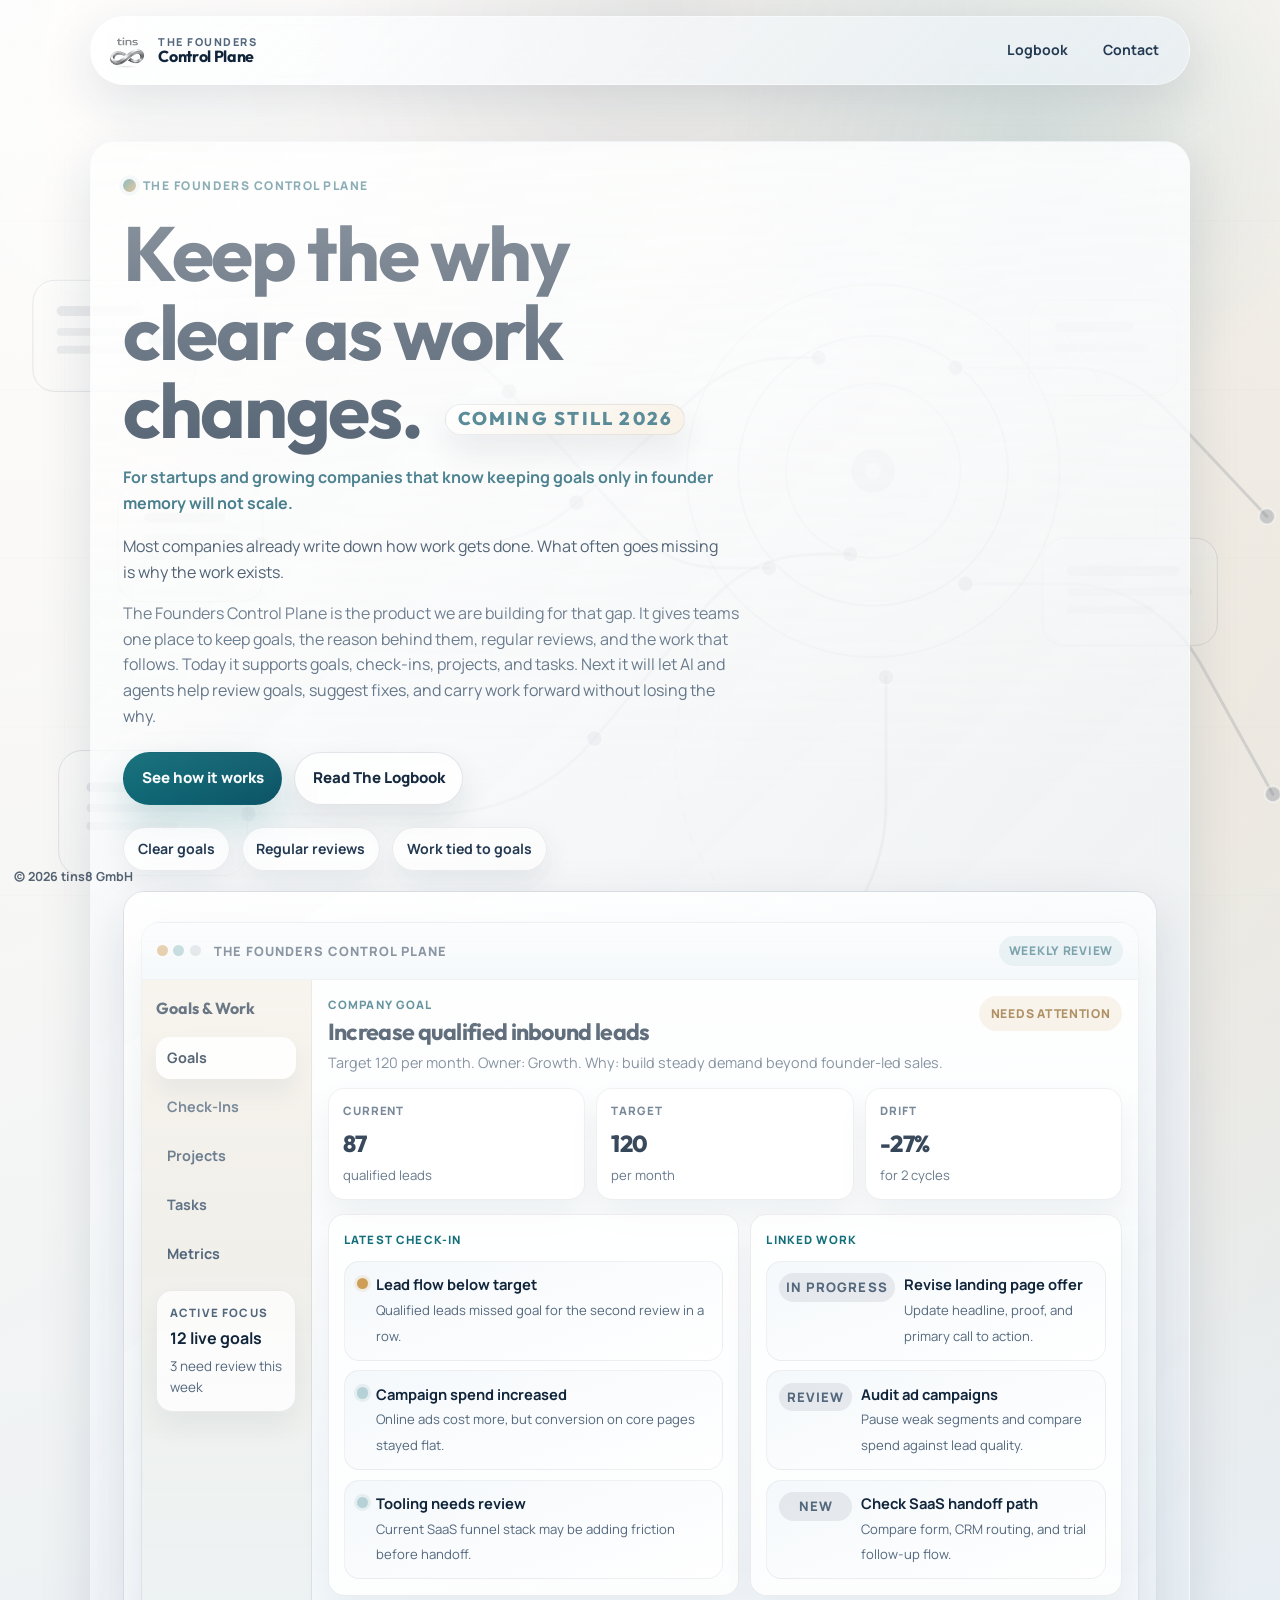
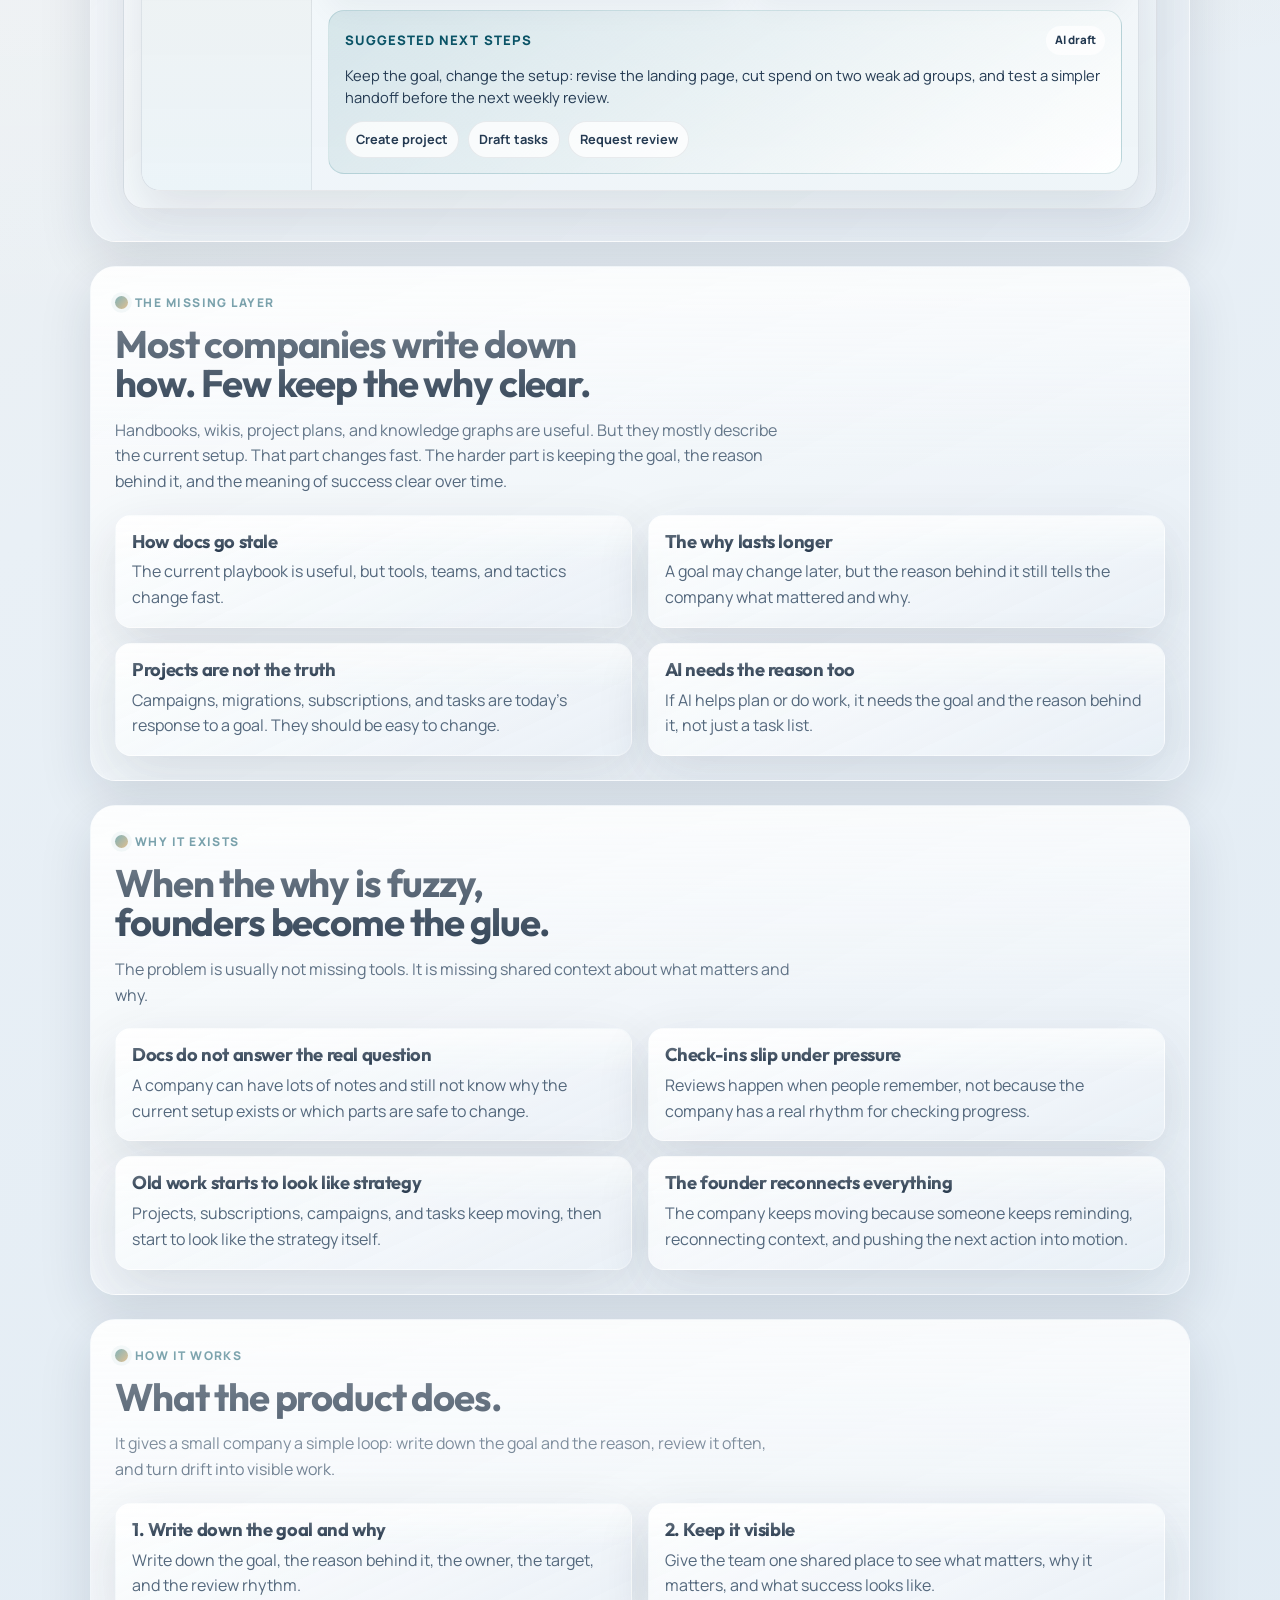
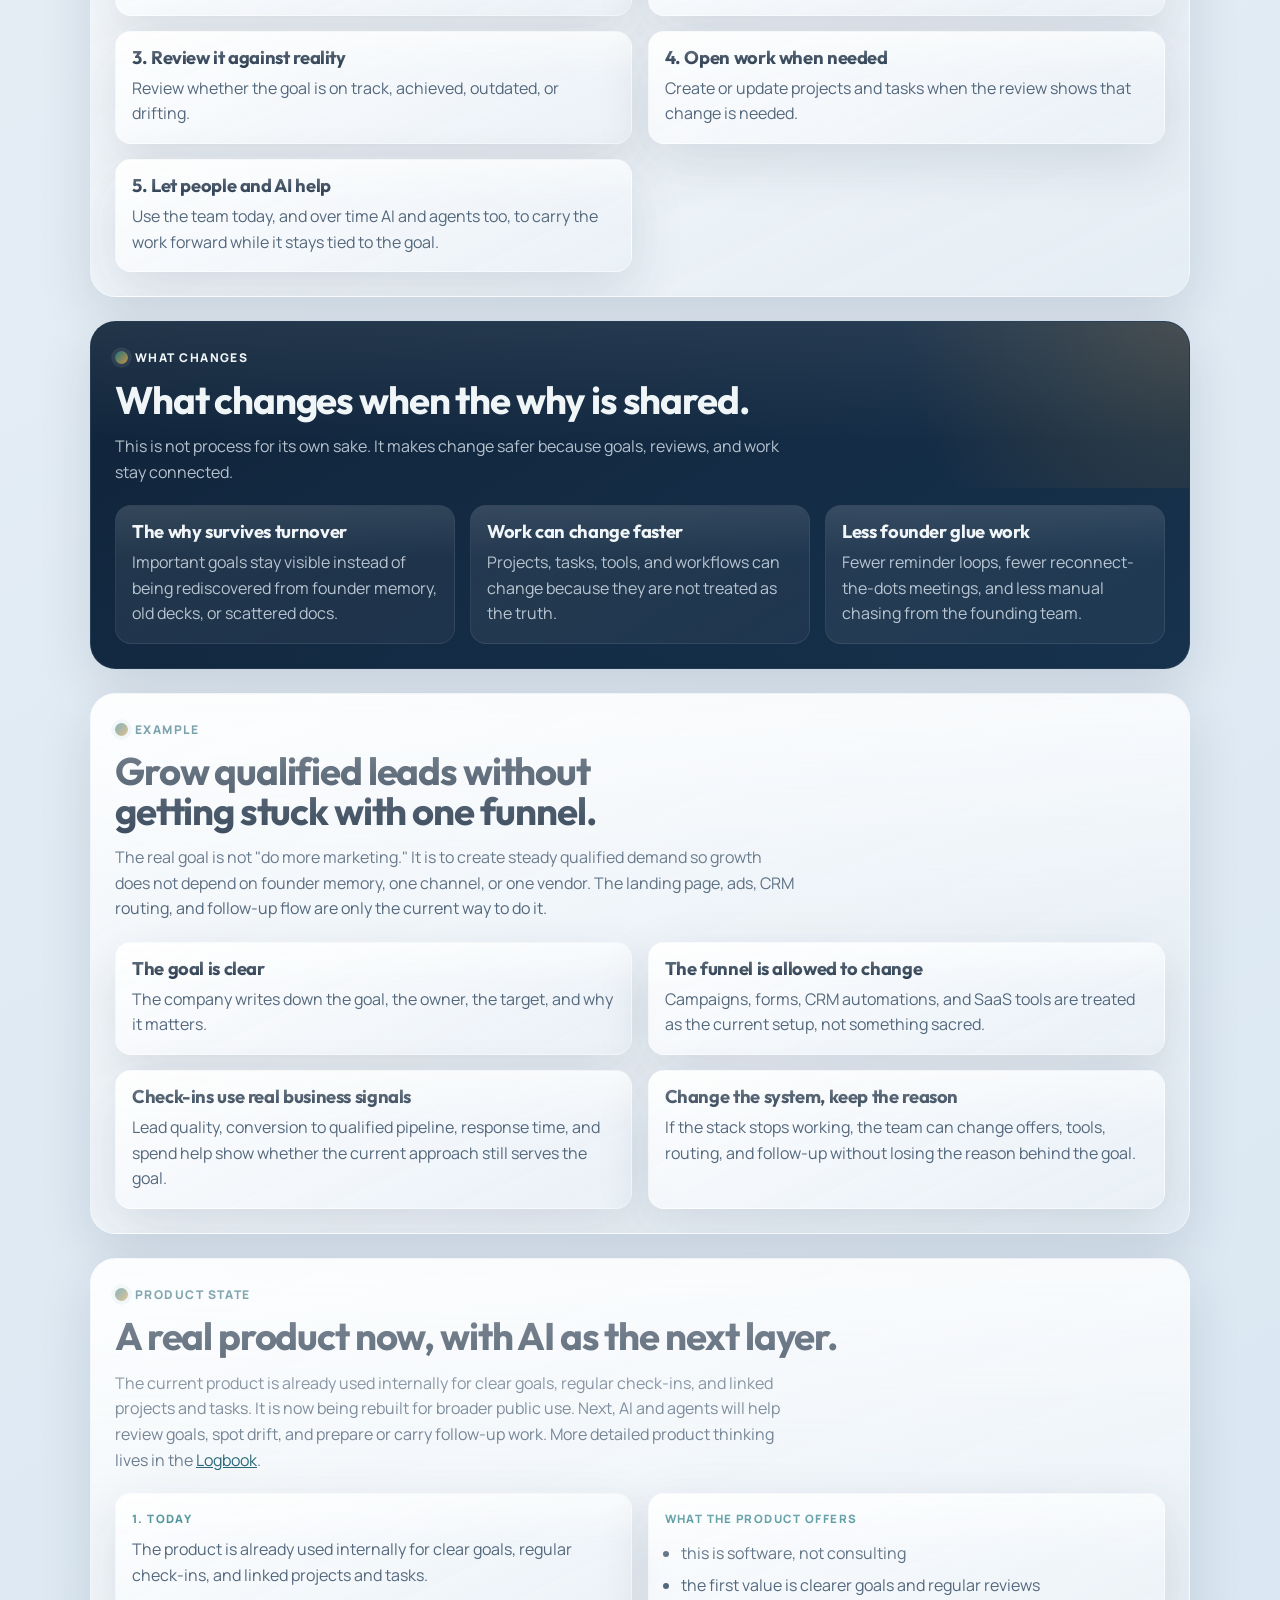
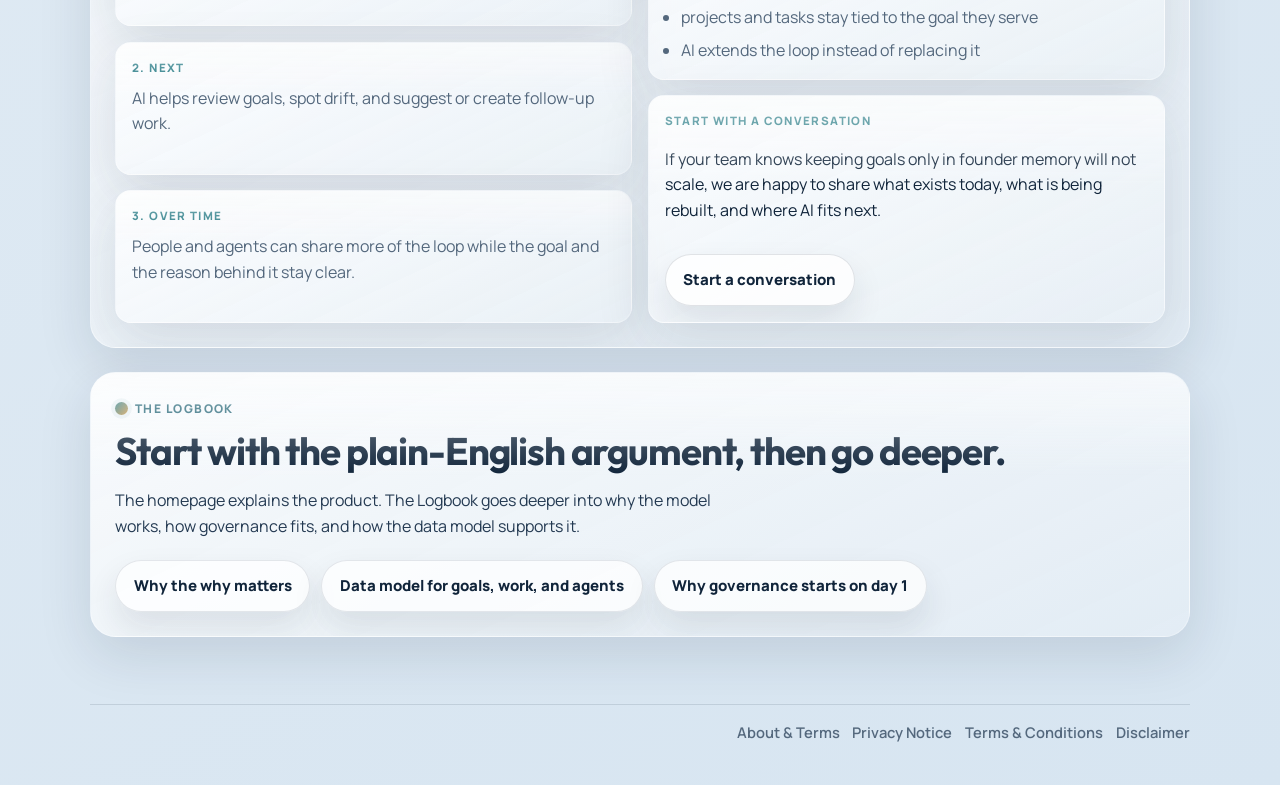
<file: index.html>
<!doctype html>
<html lang="en">
  <head>
    <meta charset="UTF-8" />
    <meta name="viewport" content="width=device-width, initial-scale=1.0" />
    <title>The Founders Control Plane</title>
    <meta
      name="description"
      content="The Founders Control Plane helps small companies keep goals clear, review them often, and keep work tied to the reason it exists."
    />
    <meta name="author" content="tins8 GmbH" />
    <meta name="robots" content="index,follow,max-image-preview:large" />
    <meta name="theme-color" content="#10243a" />
    <link rel="canonical" href="https://tins8.at/" />
    <link rel="alternate" hreflang="en" href="https://tins8.at/" />
    <link rel="alternate" hreflang="x-default" href="https://tins8.at/" />
    <meta property="og:locale" content="en_US" />
    <meta property="og:type" content="website" />
    <meta property="og:title" content="The Founders Control Plane" />
    <meta
      property="og:description"
      content="The Founders Control Plane helps small companies keep goals clear, review them often, and keep work tied to the reason it exists."
    />
    <meta property="og:url" content="https://tins8.at/" />
    <meta property="og:site_name" content="The Founders Control Plane" />
    <meta
      property="og:image"
      content="https://tins8.at/graphics/tins8_logo.png"
    />
    <meta property="og:image:type" content="image/png" />
    <meta property="og:image:width" content="570" />
    <meta property="og:image:height" content="570" />
    <meta property="og:image:alt" content="The Founders Control Plane mark" />
    <meta name="twitter:card" content="summary_large_image" />
    <meta name="twitter:title" content="The Founders Control Plane" />
    <meta
      name="twitter:description"
      content="The Founders Control Plane helps small companies keep goals clear, review them often, and keep work tied to the reason it exists."
    />
    <meta
      name="twitter:image"
      content="https://tins8.at/graphics/tins8_logo.png"
    />
    <link rel="icon" type="image/svg+xml" href="graphics/favicon.svg" />
    <link
      rel="icon"
      type="image/png"
      sizes="96x96"
      href="graphics/favicon-96x96.png"
    />
    <link rel="icon" href="graphics/favicon.ico" sizes="any" />
    <link
      rel="apple-touch-icon"
      sizes="180x180"
      href="graphics/apple-touch-icon.png"
    />
    <link rel="manifest" href="graphics/site.webmanifest" />
    <link rel="preconnect" href="https://fonts.googleapis.com" />
    <link rel="preconnect" href="https://fonts.gstatic.com" crossorigin />
    <link
      href="https://fonts.googleapis.com/css2?family=Manrope:wght@400;500;700;800&family=Outfit:wght@600;700;800&display=swap"
      rel="stylesheet"
    />
    <link rel="stylesheet" href="styles.css" />
    <script type="application/ld+json">
      {
        "@context": "https://schema.org",
        "@graph": [
          {
            "@type": "Organization",
            "name": "tins8 GmbH",
            "url": "https://tins8.at/",
            "logo": "https://tins8.at/graphics/tins8_logo.png",
            "email": "hello@tins8.at"
          },
          {
            "@type": "WebSite",
            "name": "The Founders Control Plane",
            "url": "https://tins8.at/",
            "description": "The Founders Control Plane helps small companies keep goals clear, review them often, and keep work tied to the reason it exists."
          },
          {
            "@type": "SoftwareApplication",
            "name": "The Founders Control Plane",
            "applicationCategory": "BusinessApplication",
            "operatingSystem": "Web",
            "creator": {
              "@type": "Organization",
              "name": "tins8 GmbH"
            },
            "description": "The Founders Control Plane helps small companies keep goals clear, review them often, and keep work tied to the reason it exists."
          }
        ]
      }
    </script>
  </head>
  <body>
    <div class="background" aria-hidden="true"></div>

    <header class="site-header">
      <a
        class="brand"
        href="index.html"
        aria-label="The Founders Control Plane home"
      >
        <img
          src="graphics/tins8_logo.png"
          alt="The Founders Control Plane mark"
          class="brand-logo"
          width="570"
          height="570"
        />
        <span class="brand-title">
          <span class="brand-kicker">The Founders</span>
          <span class="brand-name">Control Plane</span>
        </span>
      </a>
      <nav class="site-nav" aria-label="Primary">
        <a href="logbook.html">Logbook</a>
        <a href="mailto:hello@tins8.at">Contact</a>
      </nav>
    </header>

    <main>
      <section class="hero reveal" aria-label="Hero">
        <div class="hero-shell">
          <div class="hero-copy">
            <p class="eyebrow">The Founders Control Plane</p>
            <h1>
              Keep the why clear as work changes.
              <span class="coming-soon-badge">Coming Still 2026</span>
            </h1>
            <p class="hero-audience">
              For startups and growing companies that know keeping goals only
              in founder memory will not scale.
            </p>
            <p class="lead">
              Most companies already write down how work gets done. What often
              goes missing is why the work exists.
            </p>
            <p class="supporting-copy">
              The Founders Control Plane is the product we are building for
              that gap. It gives teams one place to keep goals, the reason
              behind them, regular reviews, and the work that follows. Today it
              supports goals, check-ins, projects, and tasks. Next it will let
              AI and agents help review goals, suggest fixes, and carry work
              forward without losing the why.
            </p>
            <div class="hero-actions">
              <a class="button button-primary" href="#how-it-works"
                >See how it works</a
              >
              <a class="button button-secondary" href="logbook.html"
                >Read The Logbook</a
              >
            </div>
            <div class="signal-strip" aria-label="Product promises">
              <div class="signal-pill">Clear goals</div>
              <div class="signal-pill">Regular reviews</div>
              <div class="signal-pill">Work tied to goals</div>
            </div>
          </div>

          <div class="hero-stage" aria-label="Operating model preview">
            <article class="stage-card product-mockup-card">
              <div
                class="mockup-window"
                aria-label="Concept screenshot of The Founders Control Plane"
              >
                <div class="mockup-topbar">
                  <div class="mockup-dots" aria-hidden="true">
                    <span></span>
                    <span></span>
                    <span></span>
                  </div>
                  <span class="mockup-workspace"
                    >The Founders Control Plane</span
                  >
                  <span class="mockup-pill">weekly review</span>
                </div>
                <div class="mockup-body">
                  <aside class="mockup-sidebar" aria-label="Product navigation">
                    <p class="mockup-sidebar-title">Goals &amp; Work</p>
                    <div class="mockup-nav">
                      <div class="mockup-nav-item is-active">Goals</div>
                      <div class="mockup-nav-item">Check-Ins</div>
                      <div class="mockup-nav-item">Projects</div>
                      <div class="mockup-nav-item">Tasks</div>
                      <div class="mockup-nav-item">Metrics</div>
                    </div>
                    <div class="mockup-sidebar-card">
                      <p class="mockup-sidebar-kicker">Active focus</p>
                      <strong>12 live goals</strong>
                      <span>3 need review this week</span>
                    </div>
                  </aside>

                  <div class="mockup-main">
                    <div class="mockup-header">
                      <div>
                        <p class="mockup-kicker">Company Goal</p>
                        <h2>Increase qualified inbound leads</h2>
                        <p class="mockup-subtitle">
                          Target 120 per month. Owner: Growth. Why: build
                          steady demand beyond founder-led sales.
                        </p>
                      </div>
                      <span class="mockup-status">Needs attention</span>
                    </div>

                    <div class="mockup-metrics" aria-label="Goal metrics">
                      <div class="mockup-metric">
                        <span class="mockup-metric-label">Current</span>
                        <strong class="mockup-metric-value">87</strong>
                        <span class="mockup-metric-note">qualified leads</span>
                      </div>
                      <div class="mockup-metric">
                        <span class="mockup-metric-label">Target</span>
                        <strong class="mockup-metric-value">120</strong>
                        <span class="mockup-metric-note">per month</span>
                      </div>
                      <div class="mockup-metric">
                        <span class="mockup-metric-label">Drift</span>
                        <strong class="mockup-metric-value">-27%</strong>
                        <span class="mockup-metric-note">for 2 cycles</span>
                      </div>
                    </div>

                    <div class="mockup-columns">
                      <section
                        class="mockup-panel"
                        aria-label="Latest check-in"
                      >
                        <p class="mockup-panel-label">Latest check-in</p>
                        <div class="mockup-list">
                          <div class="mockup-event">
                            <span class="mockup-event-marker is-alert"></span>
                            <div>
                              <strong>Lead flow below target</strong>
                              <span
                                >Qualified leads missed goal for the second
                                review in a row.</span
                              >
                            </div>
                          </div>
                          <div class="mockup-event">
                            <span class="mockup-event-marker"></span>
                            <div>
                              <strong>Campaign spend increased</strong>
                              <span
                                >Online ads cost more, but conversion on core
                                pages stayed flat.</span
                              >
                            </div>
                          </div>
                          <div class="mockup-event">
                            <span class="mockup-event-marker"></span>
                            <div>
                              <strong>Tooling needs review</strong>
                              <span
                                >Current SaaS funnel stack may be adding
                                friction before handoff.</span
                              >
                            </div>
                          </div>
                        </div>
                      </section>

                      <section class="mockup-panel" aria-label="Linked work">
                        <p class="mockup-panel-label">Linked work</p>
                        <div class="mockup-list">
                          <div class="mockup-task">
                            <span class="mockup-task-state">In progress</span>
                            <div>
                              <strong>Revise landing page offer</strong>
                              <span
                                >Update headline, proof, and primary call to
                                action.</span
                              >
                            </div>
                          </div>
                          <div class="mockup-task">
                            <span class="mockup-task-state">Review</span>
                            <div>
                              <strong>Audit ad campaigns</strong>
                              <span
                                >Pause weak segments and compare spend against
                                lead quality.</span
                              >
                            </div>
                          </div>
                          <div class="mockup-task">
                            <span class="mockup-task-state">New</span>
                            <div>
                              <strong>Check SaaS handoff path</strong>
                              <span
                                >Compare form, CRM routing, and trial follow-up
                                flow.</span
                              >
                            </div>
                          </div>
                        </div>
                      </section>
                    </div>

                    <section class="mockup-agent" aria-label="AI assistance">
                      <div class="mockup-agent-head">
                        <p class="mockup-agent-title">Suggested next steps</p>
                        <span class="mockup-agent-badge">AI draft</span>
                      </div>
                      <p class="mockup-agent-copy">
                        Keep the goal, change the setup: revise the landing
                        page, cut spend on two weak ad groups, and test a
                        simpler handoff before the next weekly review.
                      </p>
                      <div
                        class="mockup-actions"
                        aria-label="Suggested actions"
                      >
                        <span class="mockup-action">Create project</span>
                        <span class="mockup-action">Draft tasks</span>
                        <span class="mockup-action">Request review</span>
                      </div>
                    </section>
                  </div>
                </div>
              </div>
            </article>
          </div>
        </div>
      </section>

      <section
        id="intent-layer"
        class="section-shell reveal"
        aria-label="Intent versus execution"
      >
        <div class="section-heading">
          <p class="eyebrow">The Missing Layer</p>
          <h2>Most companies write down how. Few keep the why clear.</h2>
          <p class="section-copy">
            Handbooks, wikis, project plans, and knowledge graphs are useful.
            But they mostly describe the current setup. That part changes fast.
            The harder part is keeping the goal, the reason behind it, and the
            meaning of success clear over time.
          </p>
        </div>
        <div class="grid-section" aria-label="Intent versus execution">
          <article class="card">
            <h3>How docs go stale</h3>
            <p>
              The current playbook is useful, but tools, teams, and tactics
              change fast.
            </p>
          </article>
          <article class="card">
            <h3>The why lasts longer</h3>
            <p>
              A goal may change later, but the reason behind it still tells the
              company what mattered and why.
            </p>
          </article>
          <article class="card">
            <h3>Projects are not the truth</h3>
            <p>
              Campaigns, migrations, subscriptions, and tasks are today&apos;s
              response to a goal. They should be easy to change.
            </p>
          </article>
          <article class="card">
            <h3>AI needs the reason too</h3>
            <p>
              If AI helps plan or do work, it needs the goal and the reason
              behind it, not just a task list.
            </p>
          </article>
        </div>
      </section>

      <section
        id="why-it-exists"
        class="section-shell reveal"
        aria-label="Why the product exists"
      >
        <div class="section-heading">
          <p class="eyebrow">Why It Exists</p>
          <h2>When the why is fuzzy, founders become the glue.</h2>
          <p class="section-copy">
            The problem is usually not missing tools. It is missing shared
            context about what matters and why.
          </p>
        </div>
        <div class="grid-section" aria-label="Core founder pain">
          <article class="card">
            <h3>Docs do not answer the real question</h3>
            <p>
              A company can have lots of notes and still not know why the
              current setup exists or which parts are safe to change.
            </p>
          </article>
          <article class="card">
            <h3>Check-ins slip under pressure</h3>
            <p>
              Reviews happen when people remember, not because the company has a
              real rhythm for checking progress.
            </p>
          </article>
          <article class="card">
            <h3>Old work starts to look like strategy</h3>
            <p>
              Projects, subscriptions, campaigns, and tasks keep moving, then
              start to look like the strategy itself.
            </p>
          </article>
          <article class="card">
            <h3>The founder reconnects everything</h3>
            <p>
              The company keeps moving because someone keeps reminding,
              reconnecting context, and pushing the next action into motion.
            </p>
          </article>
        </div>
      </section>

      <section
        id="how-it-works"
        class="section-shell reveal"
        aria-label="How The Founders Control Plane works"
      >
        <div class="section-heading">
          <p class="eyebrow">How It Works</p>
          <h2>What the product does.</h2>
          <p class="section-copy">
            It gives a small company a simple loop: write down the goal and the
            reason, review it often, and turn drift into visible work.
          </p>
        </div>
        <div class="grid-section" aria-label="Core operating loop">
          <article class="card">
            <h3>1. Write down the goal and why</h3>
            <p>
              Write down the goal, the reason behind it, the owner, the target,
              and the review rhythm.
            </p>
          </article>
          <article class="card">
            <h3>2. Keep it visible</h3>
            <p>
              Give the team one shared place to see what matters, why it
              matters, and what success looks like.
            </p>
          </article>
          <article class="card">
            <h3>3. Review it against reality</h3>
            <p>
              Review whether the goal is on track, achieved, outdated, or
              drifting.
            </p>
          </article>
          <article class="card">
            <h3>4. Open work when needed</h3>
            <p>
              Create or update projects and tasks when the review shows that
              change is needed.
            </p>
          </article>
          <article class="card">
            <h3>5. Let people and AI help</h3>
            <p>
              Use the team today, and over time AI and agents too, to carry the
              work forward while it stays tied to the goal.
            </p>
          </article>
        </div>
      </section>

      <section
        id="outcomes"
        class="section-shell section-contrast reveal"
        aria-label="Operating outcomes"
      >
        <div class="section-heading">
          <p class="eyebrow">What Changes</p>
          <h2>What changes when the why is shared.</h2>
          <p class="section-copy section-copy-on-dark">
            This is not process for its own sake. It makes change safer because
            goals, reviews, and work stay connected.
          </p>
        </div>
        <div class="grid-section grid-3" aria-label="Product outcomes">
          <article class="card outcome-card">
            <h3>The why survives turnover</h3>
            <p>
              Important goals stay visible instead of being rediscovered from
              founder memory, old decks, or scattered docs.
            </p>
          </article>
          <article class="card outcome-card">
            <h3>Work can change faster</h3>
            <p>
              Projects, tasks, tools, and workflows can change because they are
              not treated as the truth.
            </p>
          </article>
          <article class="card outcome-card">
            <h3>Less founder glue work</h3>
            <p>
              Fewer reminder loops, fewer reconnect-the-dots meetings, and less
              manual chasing from the founding team.
            </p>
          </article>
        </div>
      </section>

      <section
        id="example"
        class="section-shell reveal"
        aria-label="Example use case"
      >
        <div class="section-heading">
          <p class="eyebrow">Example</p>
          <h2>Grow qualified leads without getting stuck with one funnel.</h2>
          <p class="section-copy">
            The real goal is not &quot;do more marketing.&quot; It is to create
            steady qualified demand so growth does not depend on founder
            memory, one channel, or one vendor. The landing page, ads, CRM
            routing, and follow-up flow are only the current way to do it.
          </p>
        </div>
        <div class="grid-section" aria-label="Example flow">
          <article class="card">
            <h3>The goal is clear</h3>
            <p>
              The company writes down the goal, the owner, the target, and why
              it matters.
            </p>
          </article>
          <article class="card">
            <h3>The funnel is allowed to change</h3>
            <p>
              Campaigns, forms, CRM automations, and SaaS tools are treated as
              the current setup, not something sacred.
            </p>
          </article>
          <article class="card">
            <h3>Check-ins use real business signals</h3>
            <p>
              Lead quality, conversion to qualified pipeline, response time, and
              spend help show whether the current approach still serves the
              goal.
            </p>
          </article>
          <article class="card">
            <h3>Change the system, keep the reason</h3>
            <p>
              If the stack stops working, the team can change offers, tools,
              routing, and follow-up without losing the reason behind the goal.
            </p>
          </article>
        </div>
      </section>

      <section
        id="architecture"
        class="section-shell architecture-section reveal"
        aria-label="Product state"
      >
        <div class="section-heading">
          <p class="eyebrow">Product State</p>
          <h2>A real product now, with AI as the next layer.</h2>
          <p class="section-copy">
            The current product is already used internally for clear goals,
            regular check-ins, and linked projects and tasks. It is now being
            rebuilt for broader public use. Next, AI and agents will help
            review goals, spot drift, and prepare or carry follow-up work. More
            detailed product thinking lives in the
            <a
              href="logbook.html?post=20260411-the-missing-layer-is-why"
              >Logbook</a
            >.
          </p>
        </div>
        <div class="architecture-grid">
          <div class="architecture-stack" aria-label="Product evolution">
            <div class="architecture-layer">
              <p class="panel-label">1. Today</p>
              <p>
                The product is already used internally for clear goals, regular
                check-ins, and linked projects and tasks.
              </p>
            </div>
            <div class="architecture-layer">
              <p class="panel-label">2. Next</p>
              <p>
                AI helps review goals, spot drift, and suggest or create
                follow-up work.
              </p>
            </div>
            <div class="architecture-layer">
              <p class="panel-label">3. Over Time</p>
              <p>
                People and agents can share more of the loop while the goal and
                the reason behind it stay clear.
              </p>
            </div>
          </div>
          <div class="architecture-notes">
            <article class="info-card">
              <p class="panel-label">What the product offers</p>
              <ul class="mini-list">
                <li>this is software, not consulting</li>
                <li>the first value is clearer goals and regular reviews</li>
                <li>projects and tasks stay tied to the goal they serve</li>
                <li>AI extends the loop instead of replacing it</li>
              </ul>
            </article>
            <article class="info-card">
              <p class="panel-label">Start with a conversation</p>
              <p>
                If your team knows keeping goals only in founder memory will
                not scale, we are happy to share what exists today, what is
                being rebuilt, and where AI fits next.
              </p>
              <a class="button button-secondary" href="mailto:hello@tins8.at"
                >Start a conversation</a
              >
            </article>
          </div>
        </div>
      </section>

      <section id="blog" class="notes-section reveal" aria-label="The Logbook">
        <p class="eyebrow">The Logbook</p>
        <h2>Start with the plain-English argument, then go deeper.</h2>
        <p class="lead">
          The homepage explains the product. The Logbook goes deeper into why
          the model works, how governance fits, and how the data model supports
          it.
        </p>
        <div class="hero-links">
          <a
            class="hero-link"
            href="logbook.html?post=20260411-the-missing-layer-is-why"
            >Why the why matters</a
          >
          <a
            class="hero-link"
            href="logbook.html?post=20260407-goals-own-reconciliation-projects-are-interventions"
            >Data model for goals, work, and agents</a
          >
          <a
            class="hero-link"
            href="logbook.html?post=20260317-why-governance-should-be-built-in-from-day-1"
            >Why governance starts on day 1</a
          >
        </div>
      </section>
    </main>

    <footer id="contact" class="site-footer reveal">
      <nav class="footer-legal-nav" aria-label="Legal links">
        <a
          href="legal-viewer.html?doc=about-and-terms"
          class="footer-legal-link"
          target="_blank"
          rel="noopener noreferrer"
          >About &amp; Terms</a
        >
        <a
          href="legal-viewer.html?doc=privacy-notice"
          class="footer-legal-link"
          target="_blank"
          rel="noopener noreferrer"
          >Privacy Notice</a
        >
        <a
          href="legal-viewer.html?doc=terms-and-conditions"
          class="footer-legal-link"
          target="_blank"
          rel="noopener noreferrer"
          >Terms &amp; Conditions</a
        >
        <a
          href="legal-viewer.html?doc=disclaimer"
          class="footer-legal-link"
          target="_blank"
          rel="noopener noreferrer"
          >Disclaimer</a
        >
      </nav>
    </footer>

    <p class="site-copyright" aria-label="Copyright 2026 tins8 GmbH">
      &copy; 2026 tins8 GmbH
    </p>

    <script src="script.js"></script>
  </body>
</html>
</file>
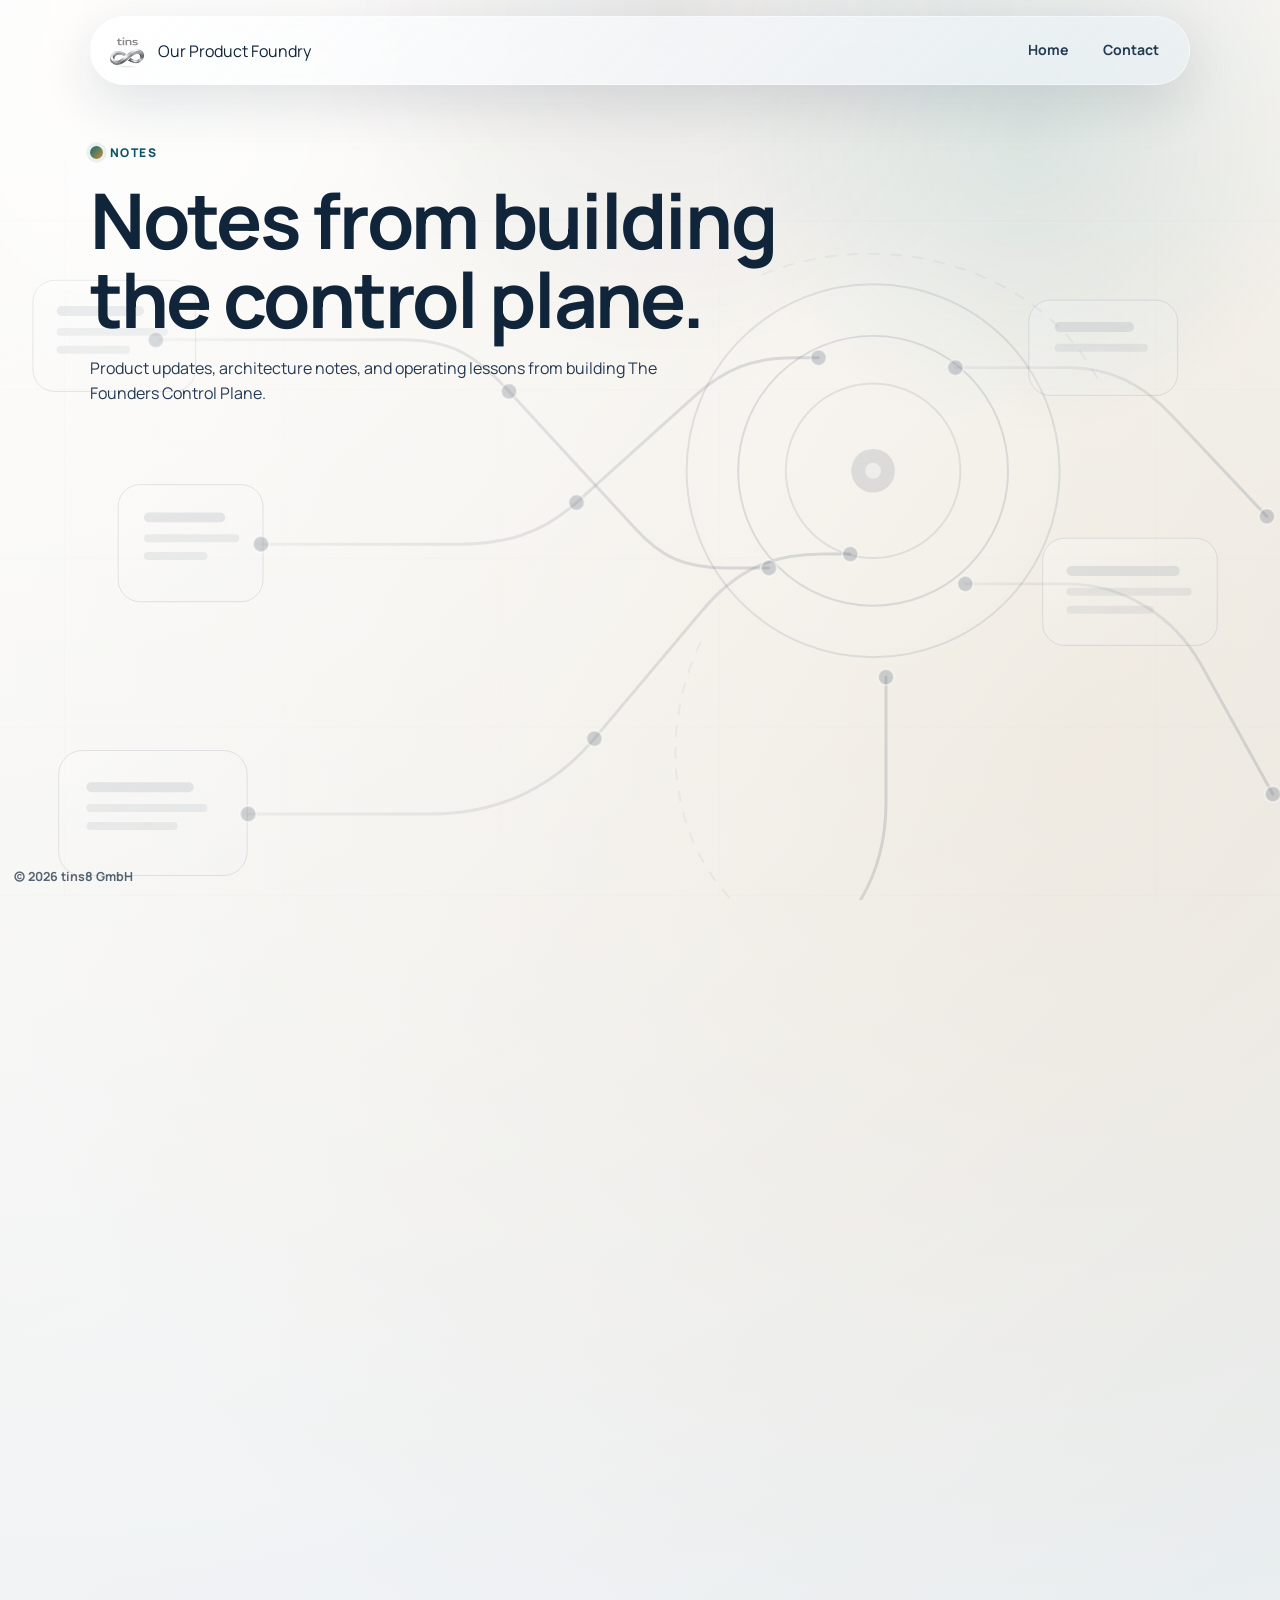
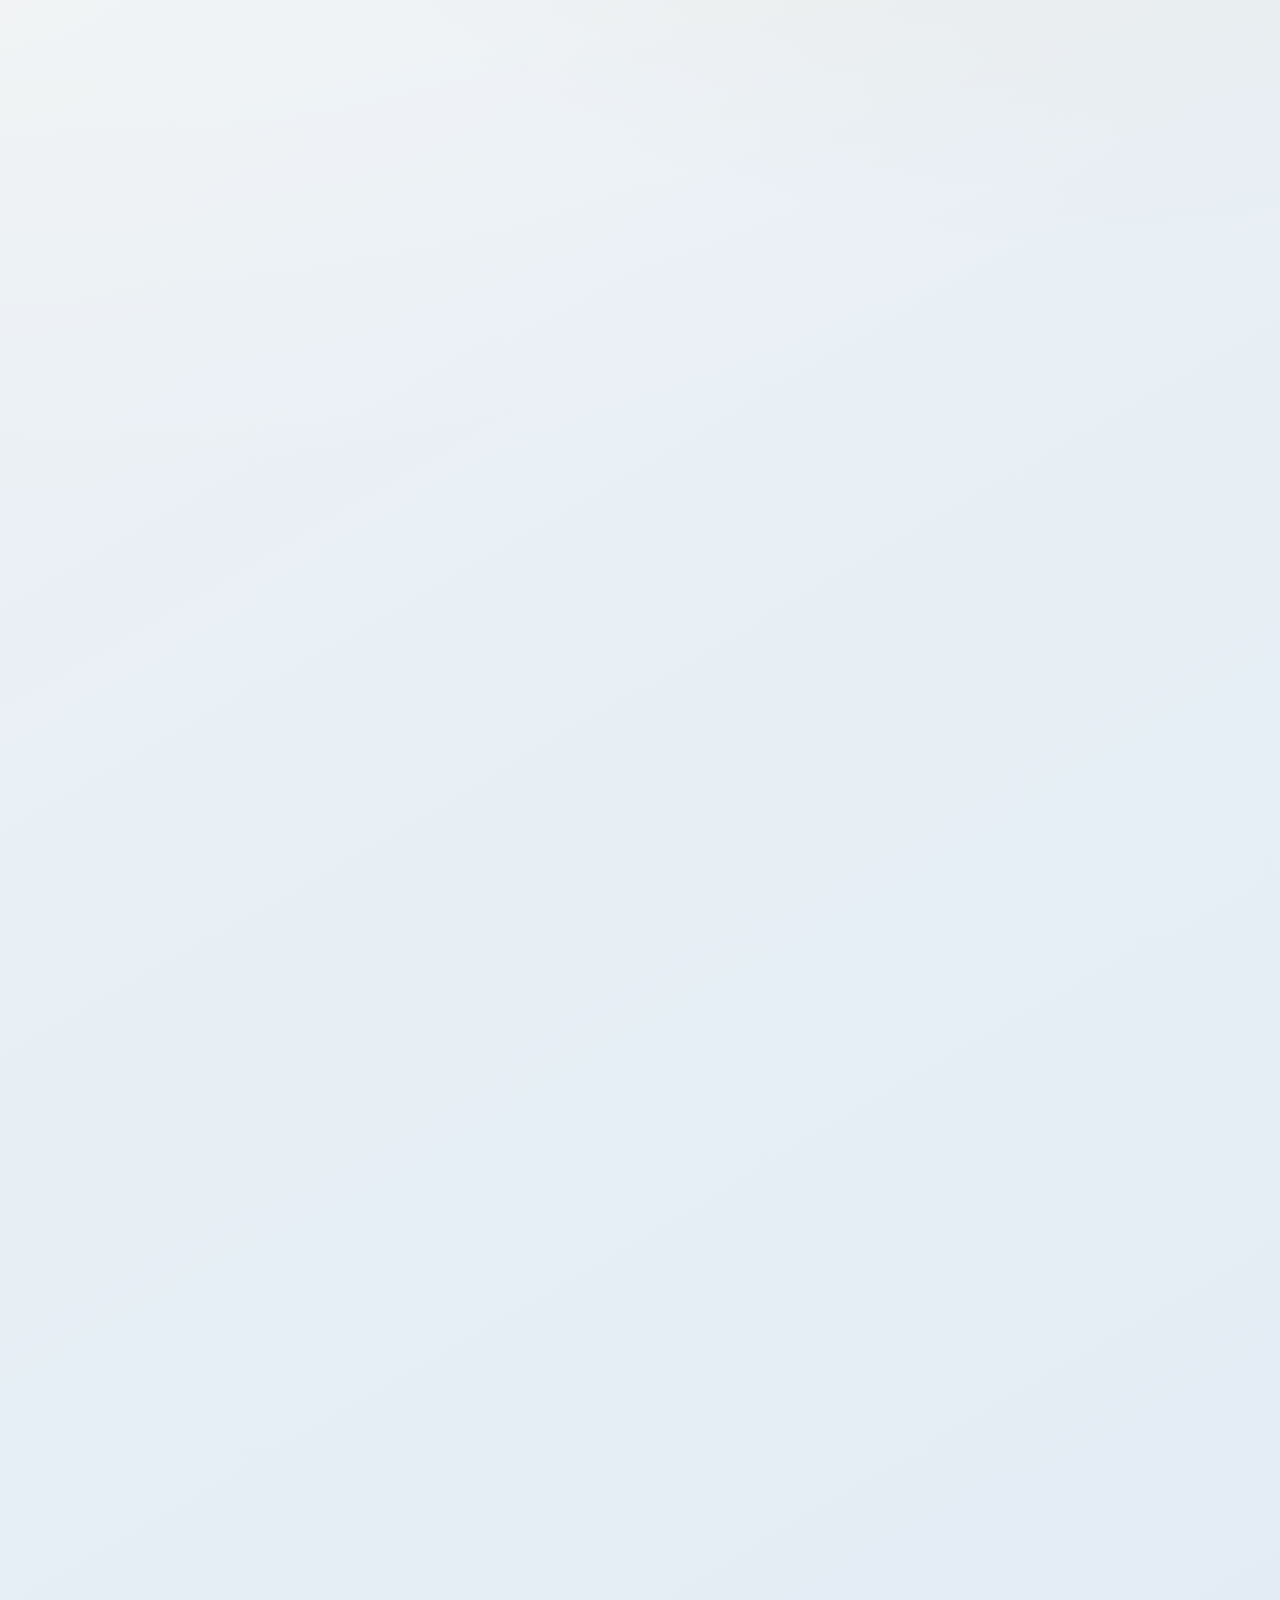
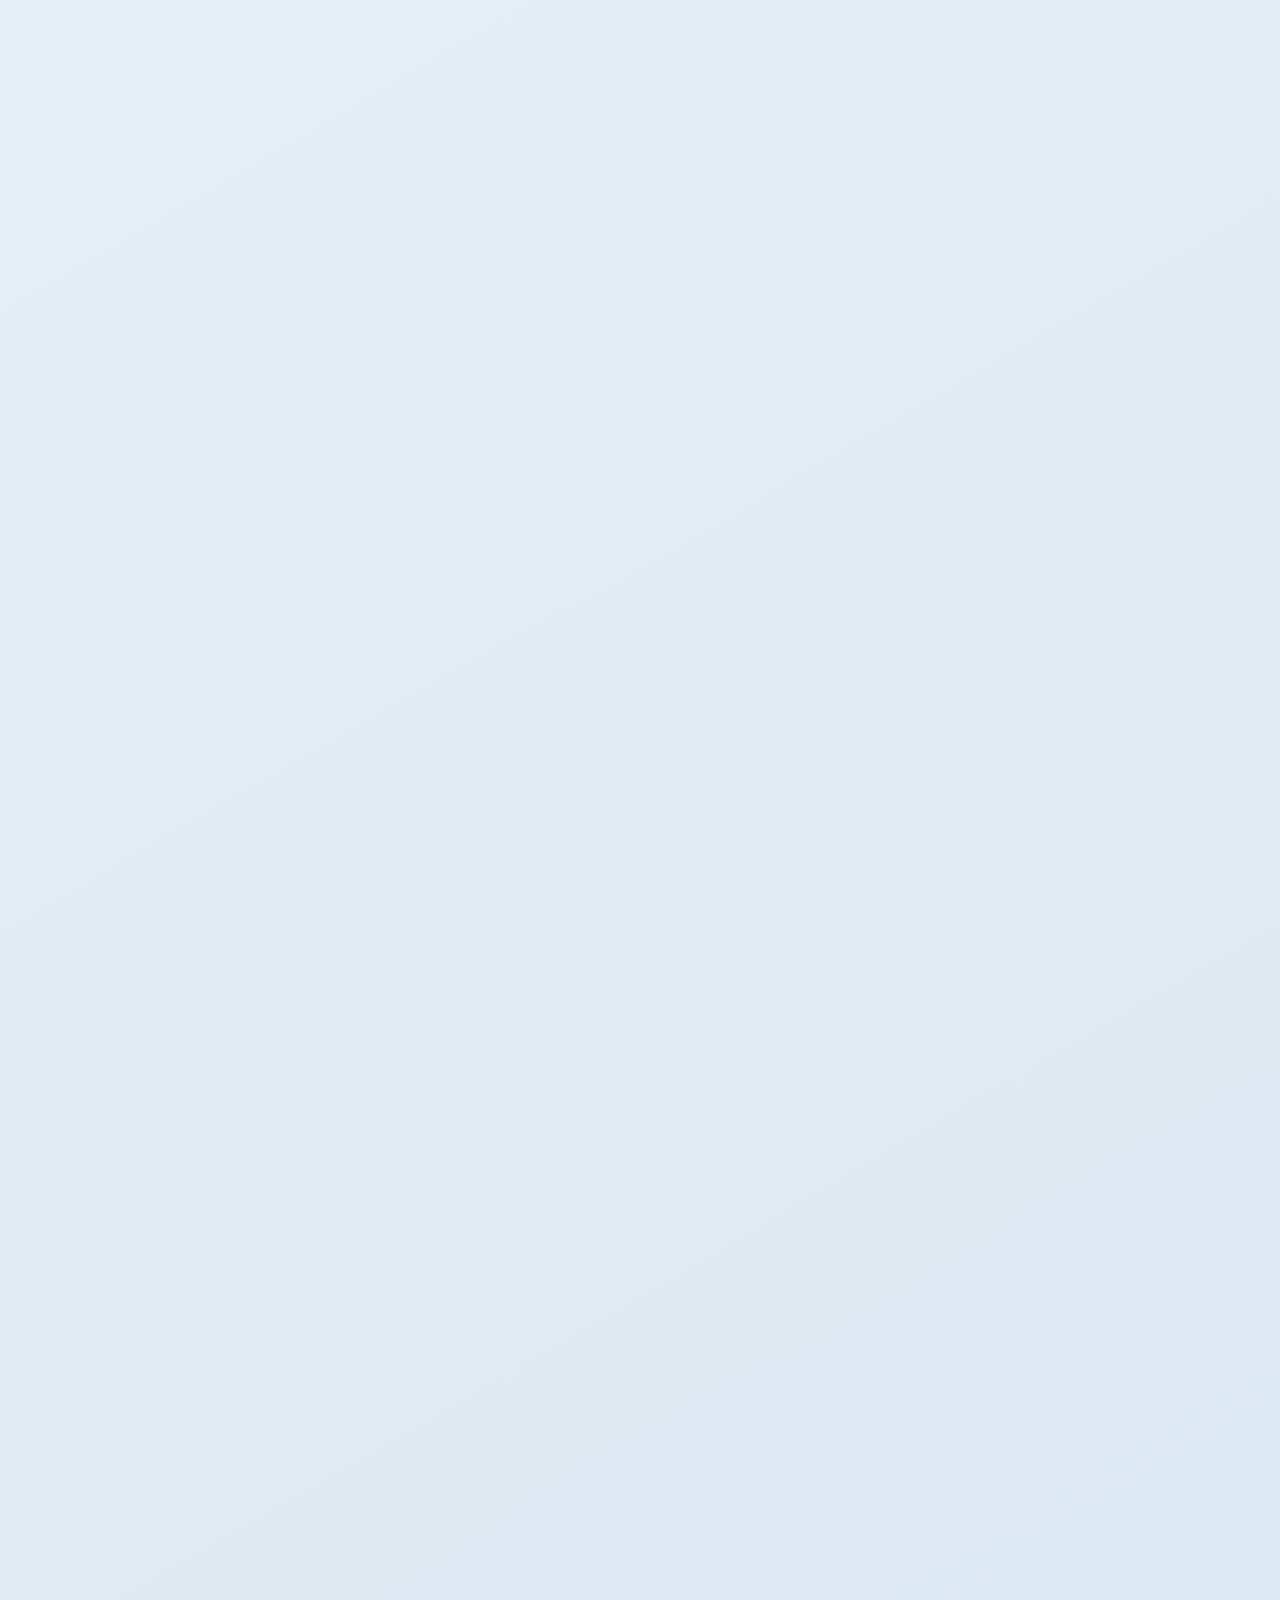
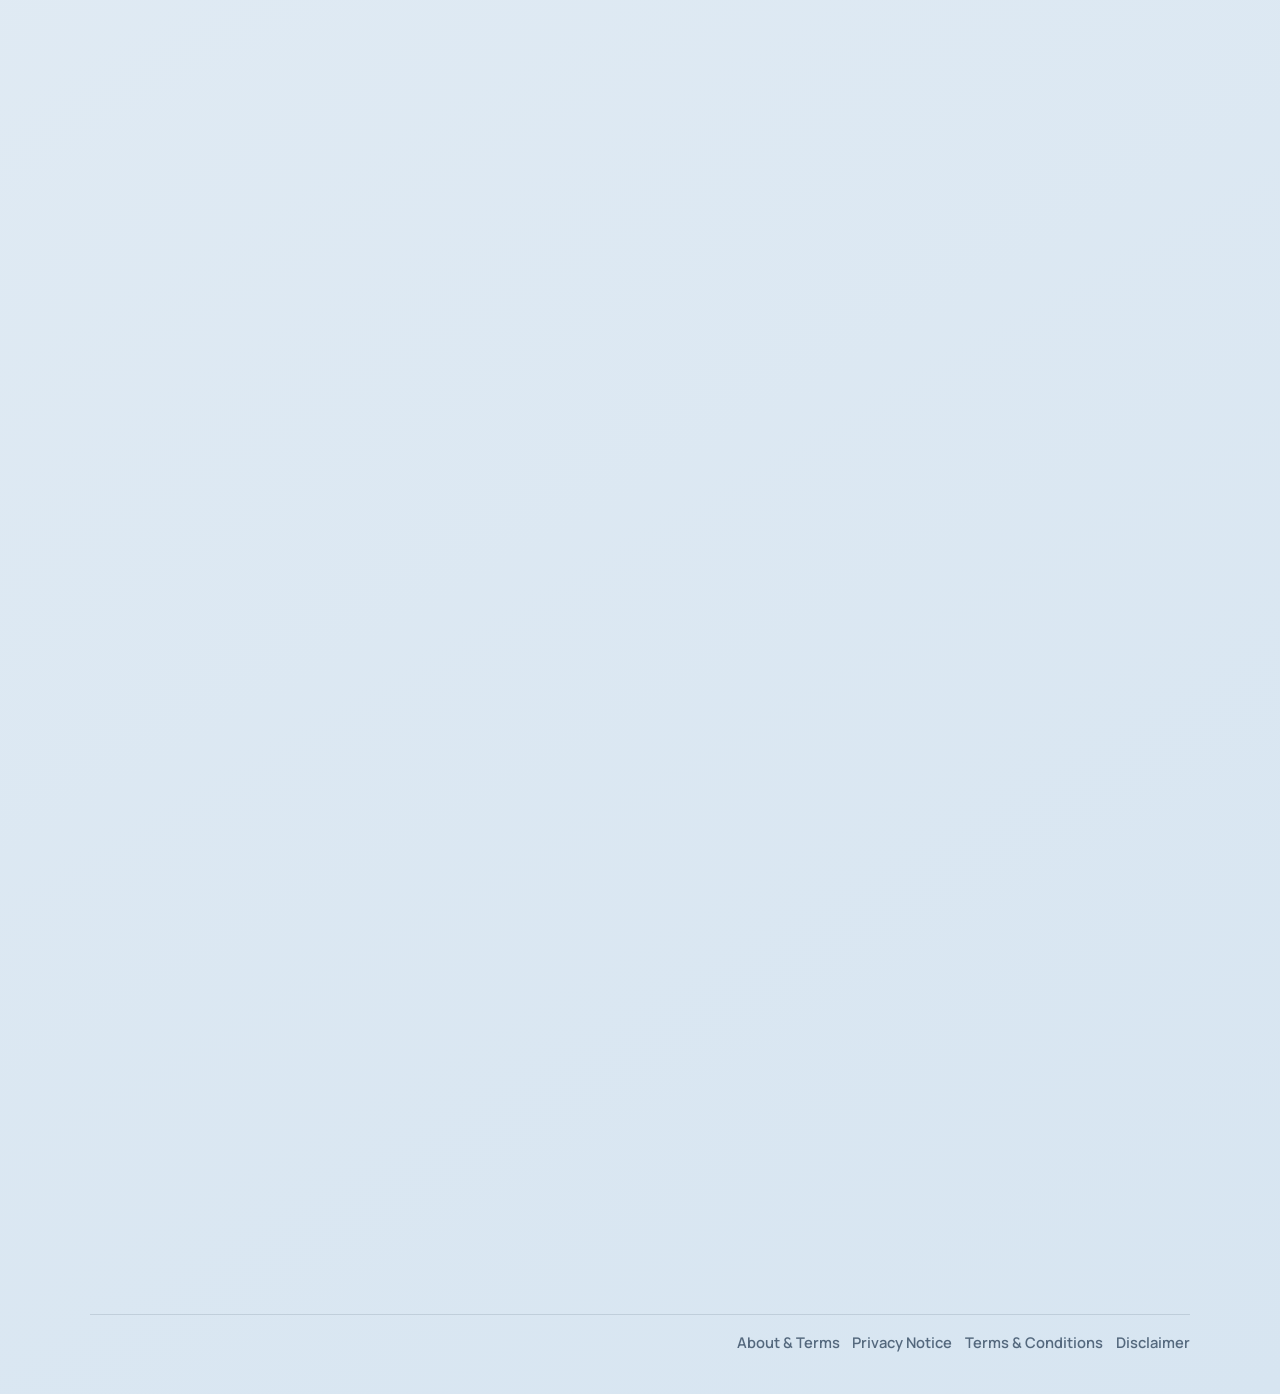
<file: blog.html>
<!doctype html>
<html lang="en">
  <head>
    <meta charset="UTF-8" />
    <meta name="viewport" content="width=device-width, initial-scale=1.0" />
    <title>Notes | The Founders Control Plane</title>
    <meta
      name="description"
      content="Notes from building The Founders Control Plane."
    />
    <meta name="author" content="tins8 GmbH" />
    <meta name="robots" content="index,follow,max-image-preview:large" />
    <meta name="theme-color" content="#f7f4ea" />
    <link rel="canonical" href="https://tins8.at/blog.html" />
    <meta property="og:locale" content="en_US" />
    <meta property="og:type" content="website" />
    <meta property="og:title" content="Notes | The Founders Control Plane" />
    <meta
      property="og:description"
      content="Notes from building The Founders Control Plane."
    />
    <meta property="og:url" content="https://tins8.at/blog.html" />
    <meta property="og:site_name" content="The Founders Control Plane" />
    <meta
      property="og:image"
      content="https://tins8.at/graphics/tins8_logo.png"
    />
    <meta property="og:image:type" content="image/png" />
    <meta property="og:image:width" content="570" />
    <meta property="og:image:height" content="570" />
    <meta property="og:image:alt" content="tins8 logo" />
    <meta name="twitter:card" content="summary_large_image" />
    <meta name="twitter:title" content="Notes | The Founders Control Plane" />
    <meta
      name="twitter:description"
      content="Notes from building The Founders Control Plane."
    />
    <meta
      name="twitter:image"
      content="https://tins8.at/graphics/tins8_logo.png"
    />
    <link rel="icon" type="image/svg+xml" href="graphics/favicon.svg" />
    <link
      rel="icon"
      type="image/png"
      sizes="96x96"
      href="graphics/favicon-96x96.png"
    />
    <link rel="icon" href="graphics/favicon.ico" sizes="any" />
    <link
      rel="apple-touch-icon"
      sizes="180x180"
      href="graphics/apple-touch-icon.png"
    />
    <link rel="manifest" href="graphics/site.webmanifest" />
    <link rel="preconnect" href="https://fonts.googleapis.com" />
    <link rel="preconnect" href="https://fonts.gstatic.com" crossorigin />
    <link
      href="https://fonts.googleapis.com/css2?family=Manrope:wght@400;500;700;800&display=swap"
      rel="stylesheet"
    />
    <link rel="stylesheet" href="styles.css" />
  </head>
  <body>
    <div class="background" aria-hidden="true"></div>

    <header class="site-header">
      <a class="brand" href="index.html" aria-label="Founders Control Plane home">
        <img
          src="graphics/tins8_logo.png"
          alt="tins8 logo"
          class="brand-logo"
          width="570"
          height="570"
        />
        <span class="brand-title">Our Product Foundry</span>
      </a>
      <nav class="site-nav" aria-label="Primary">
        <a href="index.html">Home</a>
        <a href="mailto:hello@tins8.at">Contact</a>
      </nav>
    </header>

    <main>
      <section class="hero reveal">
        <p class="eyebrow">Notes</p>
        <h1>Notes from building the control plane.</h1>
        <p class="lead">
          Product updates, architecture notes, and operating lessons from
          building The Founders Control Plane.
        </p>
      </section>

      <section class="doc-shell blog-post-shell reveal" aria-label="Notes viewer">
        <p class="eyebrow">Notes</p>
        <h2 id="post-title">Loading...</h2>
        <p class="doc-meta" id="post-meta">Loading...</p>
        <p class="section-copy" id="post-description" hidden></p>

        <nav class="doc-switch" aria-label="Notes switcher">
          <a
            href="blog.html?post=founders-control-plane"
            data-post-link="founders-control-plane"
            >The Founders Control Plane</a
          >
        </nav>

        <article id="post-content" class="doc-content"></article>
        <p id="post-error" class="doc-error" hidden>
          Notes entry could not be loaded.
        </p>
      </section>
    </main>

    <footer id="contact" class="site-footer reveal">
      <nav class="footer-legal-nav" aria-label="Legal links">
        <a
          href="legal-viewer.html?doc=about-and-terms"
          class="footer-legal-link"
          target="_blank"
          rel="noopener noreferrer"
          >About &amp; Terms</a
        >
        <a
          href="legal-viewer.html?doc=privacy-notice"
          class="footer-legal-link"
          target="_blank"
          rel="noopener noreferrer"
          >Privacy Notice</a
        >
        <a
          href="legal-viewer.html?doc=terms-and-conditions"
          class="footer-legal-link"
          target="_blank"
          rel="noopener noreferrer"
          >Terms &amp; Conditions</a
        >
        <a
          href="legal-viewer.html?doc=disclaimer"
          class="footer-legal-link"
          target="_blank"
          rel="noopener noreferrer"
          >Disclaimer</a
        >
      </nav>
    </footer>

    <p class="site-copyright" aria-label="Copyright 2026 tins8 GmbH">
      &copy; 2026 tins8 GmbH
    </p>

    <script src="script.js"></script>
    <script src="blog-viewer.js"></script>
  </body>
</html>
</file>
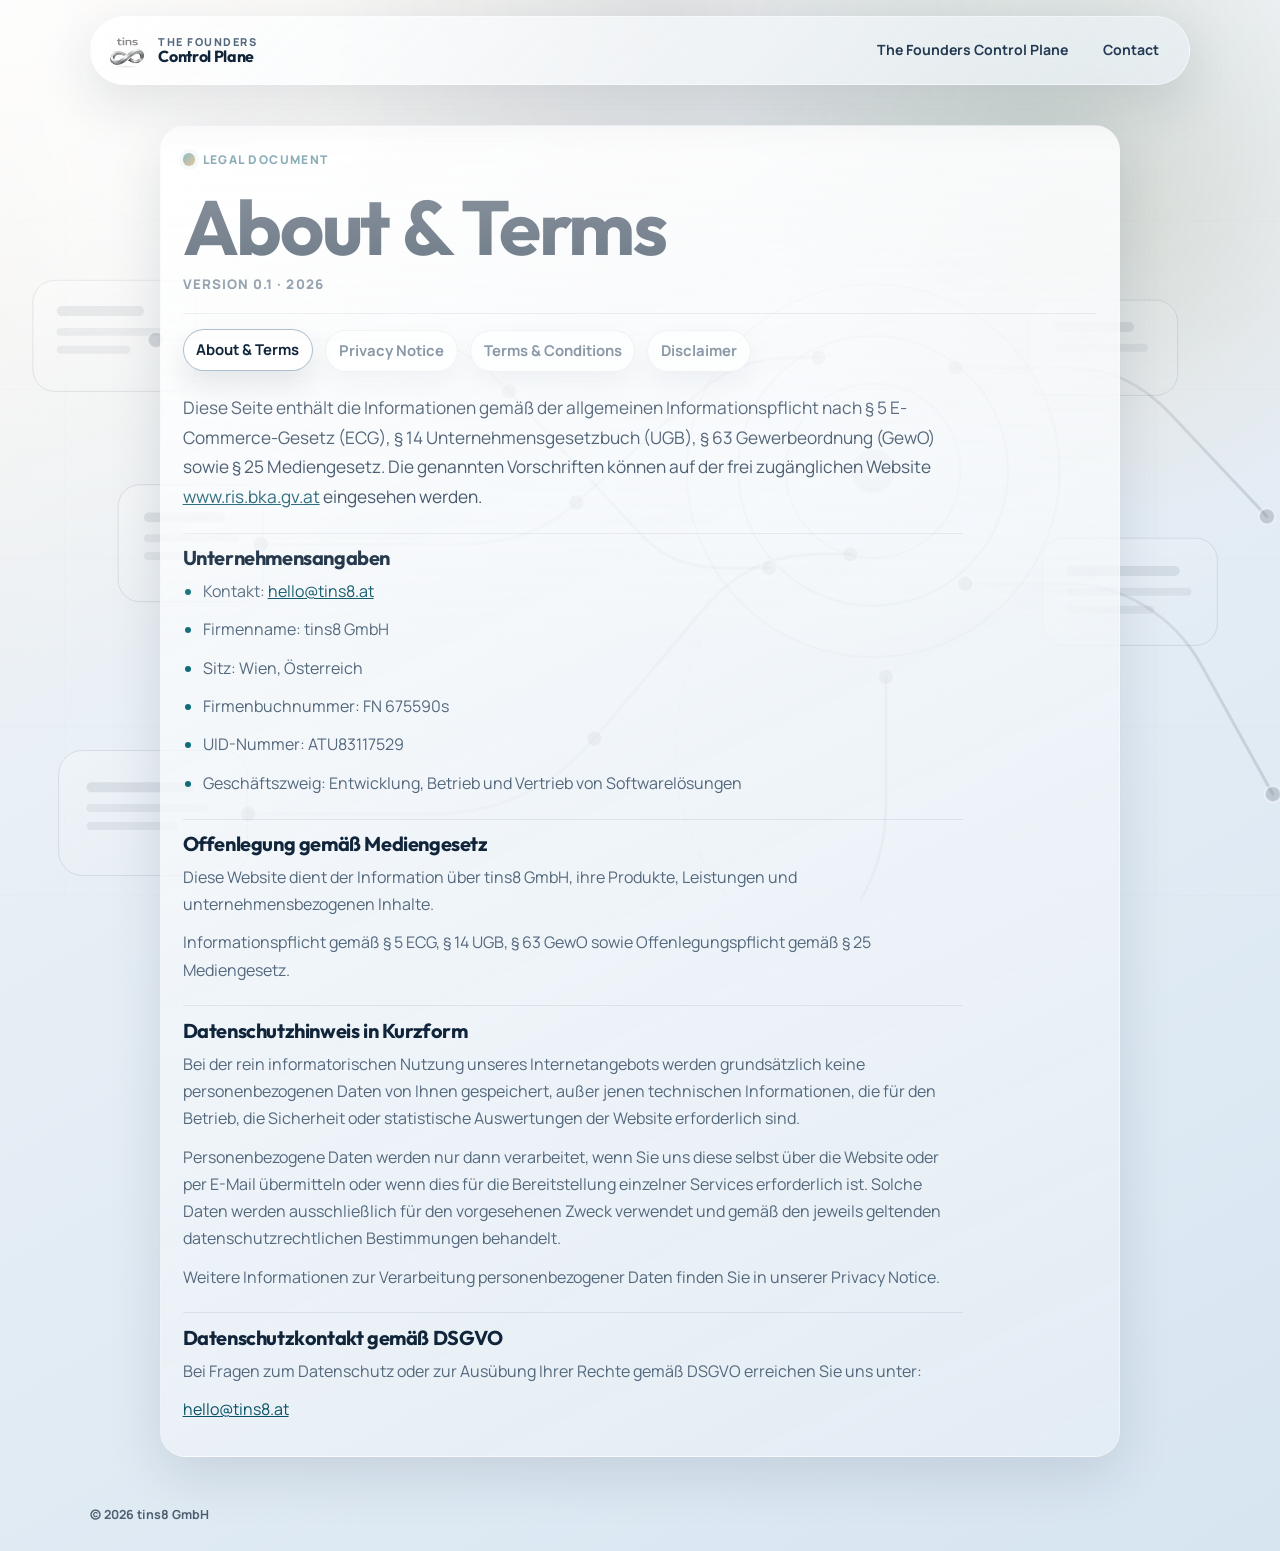
<file: legal-viewer.html>
<!doctype html>
<html lang="en">
  <head>
    <meta charset="UTF-8" />
    <meta name="viewport" content="width=device-width, initial-scale=1.0" />
    <title>Legal Documents | tins8 GmbH</title>
    <meta
      name="description"
      content="Legal documents of tins8 GmbH, including About & Terms, Privacy Notice, Terms & Conditions, and Disclaimer."
    />
    <meta name="author" content="tins8 GmbH" />
    <meta name="robots" content="index,follow,max-image-preview:large" />
    <meta name="theme-color" content="#dbe4ec" />
    <link rel="canonical" href="https://tins8.at/legal-viewer.html" />
    <link
      rel="alternate"
      hreflang="en"
      href="https://tins8.at/legal-viewer.html"
    />
    <link
      rel="alternate"
      hreflang="x-default"
      href="https://tins8.at/legal-viewer.html"
    />
    <meta property="og:locale" content="en_US" />
    <meta property="og:type" content="article" />
    <meta property="og:title" content="Legal Documents | tins8 GmbH" />
    <meta
      property="og:description"
      content="Legal documents of tins8 GmbH, including About & Terms, Privacy Notice, Terms & Conditions, and Disclaimer."
    />
    <meta property="og:url" content="https://tins8.at/legal-viewer.html" />
    <meta property="og:site_name" content="tins8 GmbH" />
    <meta
      property="og:image"
      content="https://tins8.at/graphics/tins8_logo.png"
    />
    <meta property="og:image:type" content="image/png" />
    <meta property="og:image:width" content="570" />
    <meta property="og:image:height" content="570" />
    <meta
      property="og:image:alt"
      content="The Founders Control Plane mark"
    />
    <meta name="twitter:card" content="summary_large_image" />
    <meta name="twitter:title" content="Legal Documents | tins8 GmbH" />
    <meta
      name="twitter:description"
      content="Legal documents of tins8 GmbH, including About & Terms, Privacy Notice, Terms & Conditions, and Disclaimer."
    />
    <meta
      name="twitter:image"
      content="https://tins8.at/graphics/tins8_logo.png"
    />
    <link rel="icon" type="image/svg+xml" href="graphics/favicon.svg" />
    <link
      rel="icon"
      type="image/png"
      sizes="96x96"
      href="graphics/favicon-96x96.png"
    />
    <link rel="icon" href="graphics/favicon.ico" sizes="any" />
    <link
      rel="apple-touch-icon"
      sizes="180x180"
      href="graphics/apple-touch-icon.png"
    />
    <link rel="manifest" href="graphics/site.webmanifest" />
    <link rel="preconnect" href="https://fonts.googleapis.com" />
    <link rel="preconnect" href="https://fonts.gstatic.com" crossorigin />
    <link
      href="https://fonts.googleapis.com/css2?family=Manrope:wght@400;500;700&family=Outfit:wght@600;700;800&display=swap"
      rel="stylesheet"
    />
    <link rel="stylesheet" href="styles.css" />
    <script type="application/ld+json">
      {
        "@context": "https://schema.org",
        "@type": "WebPage",
        "name": "Legal Documents | tins8 GmbH",
        "url": "https://tins8.at/legal-viewer.html",
        "description": "Legal documents of tins8 GmbH, including About & Terms, Privacy Notice, Terms & Conditions, and Disclaimer."
      }
    </script>
  </head>
  <body class="is-legal-page">
    <div class="background" aria-hidden="true"></div>

    <header class="site-header">
      <a class="brand" href="index.html">
        <img
          src="graphics/tins8_logo.png"
          alt="The Founders Control Plane mark"
          class="brand-logo"
          width="570"
          height="570"
        />
        <span class="brand-title">
          <span class="brand-kicker">The Founders</span>
          <span class="brand-name">Control Plane</span>
        </span>
      </a>
      <nav class="site-nav" aria-label="Primary">
        <a href="index.html">The Founders Control Plane</a>
        <a href="mailto:hello@tins8.at">Contact</a>
      </nav>
    </header>

    <main class="legal-view-main">
      <section class="doc-shell reveal">
        <p class="eyebrow">Legal Document</p>
        <h1 id="doc-title">Loading...</h1>
        <p class="doc-meta" id="doc-meta">Version -</p>

        <nav class="doc-switch" aria-label="Legal document switcher">
          <a
            href="legal-viewer.html?doc=about-and-terms"
            data-doc-link="about-and-terms"
            >About &amp; Terms</a
          >
          <a
            href="legal-viewer.html?doc=privacy-notice"
            data-doc-link="privacy-notice"
            >Privacy Notice</a
          >
          <a
            href="legal-viewer.html?doc=terms-and-conditions"
            data-doc-link="terms-and-conditions"
            >Terms &amp; Conditions</a
          >
          <a href="legal-viewer.html?doc=disclaimer" data-doc-link="disclaimer"
            >Disclaimer</a
          >
        </nav>

        <article id="doc-content" class="doc-content"></article>
        <p id="doc-error" class="doc-error" hidden>
          Document could not be loaded.
        </p>
      </section>
    </main>

    <p class="site-copyright" aria-label="Copyright 2026 tins8 GmbH">
      &copy; 2026 tins8 GmbH
    </p>

    <script src="script.js"></script>
    <script src="legal-viewer.js"></script>
  </body>
</html>
</file>
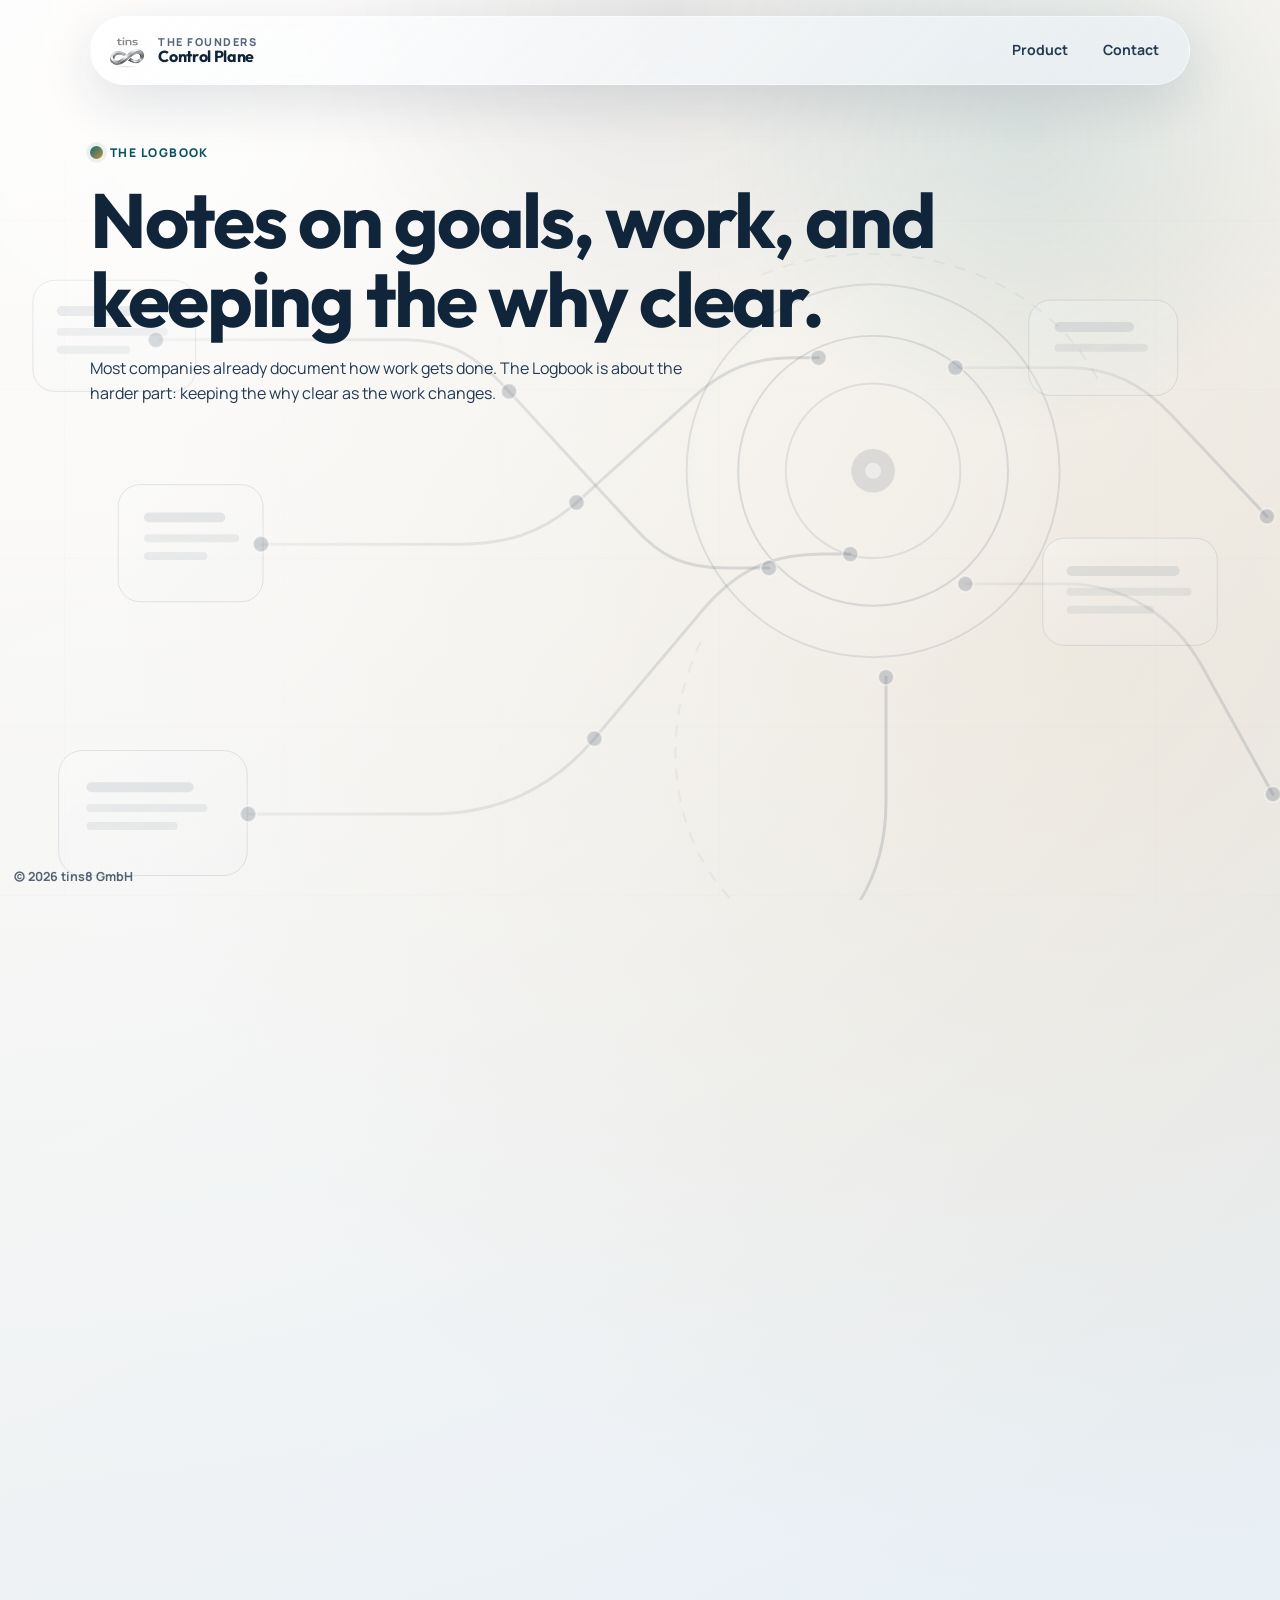
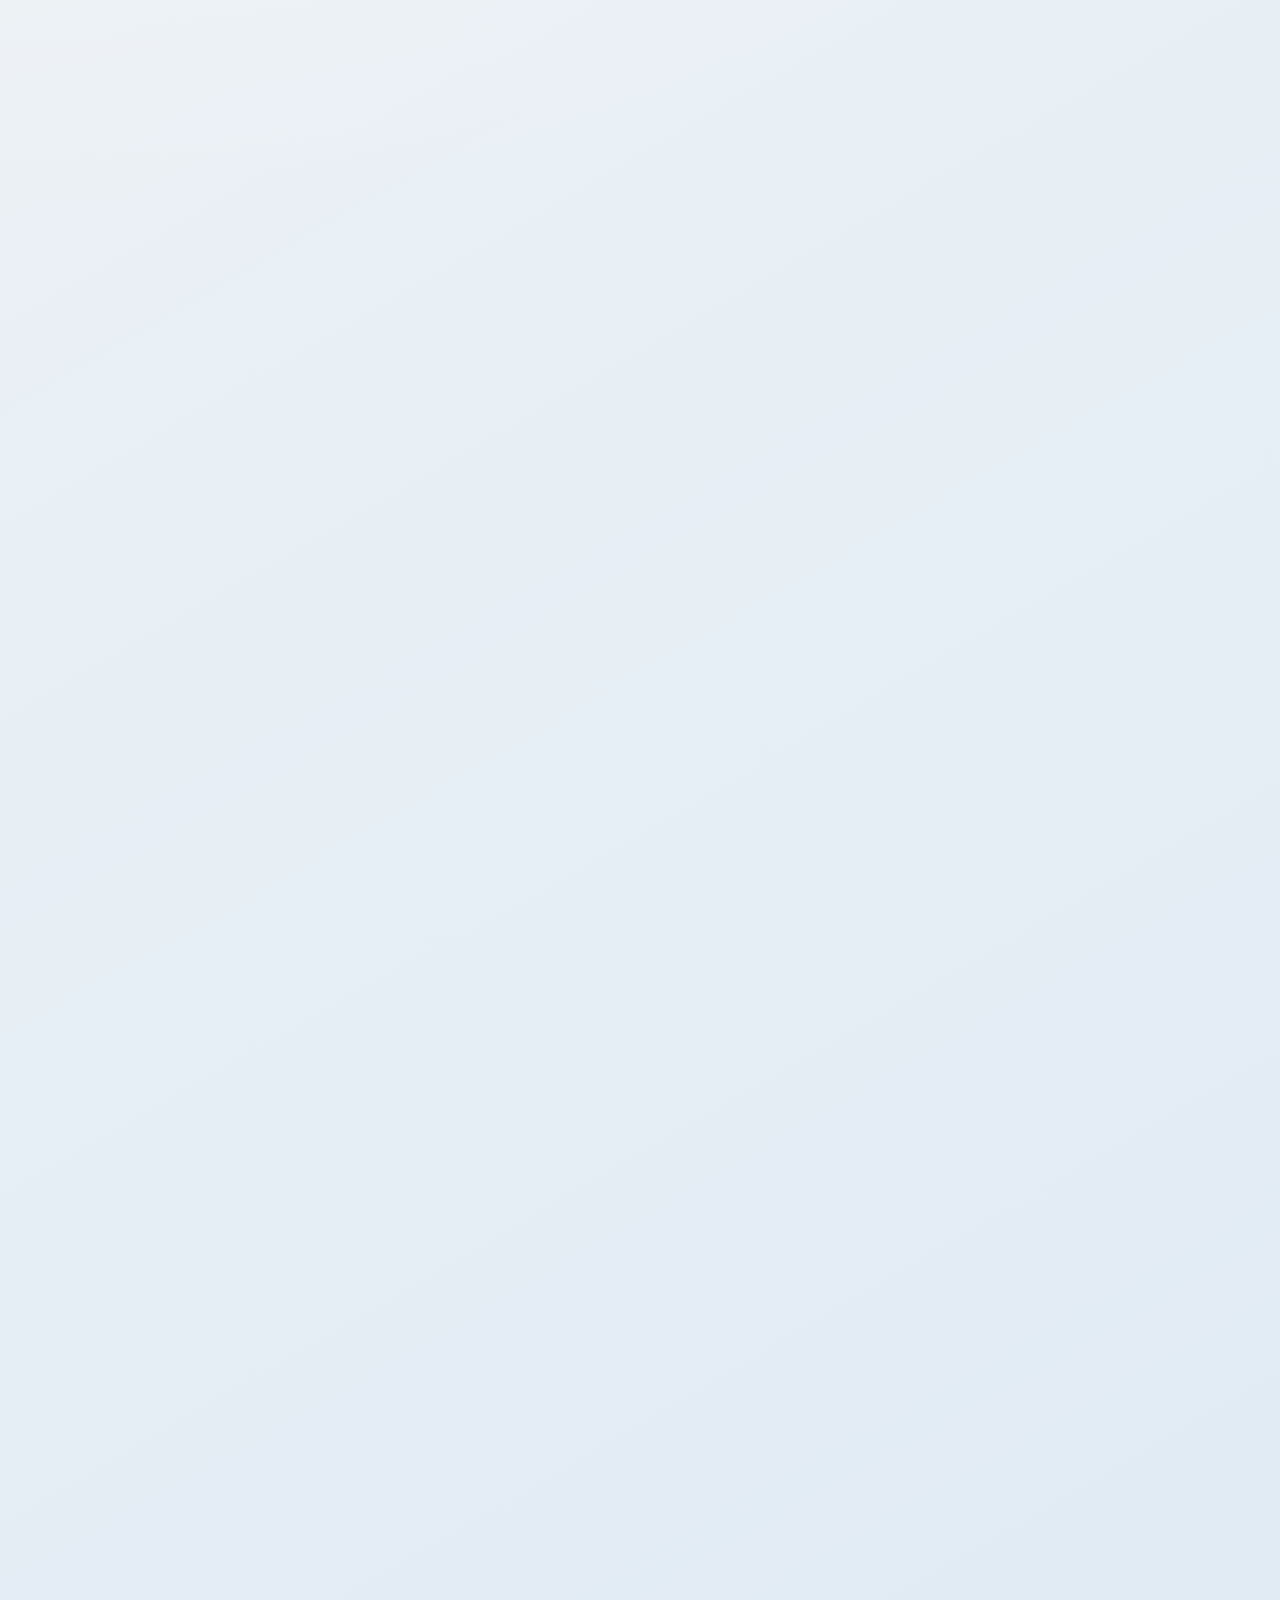
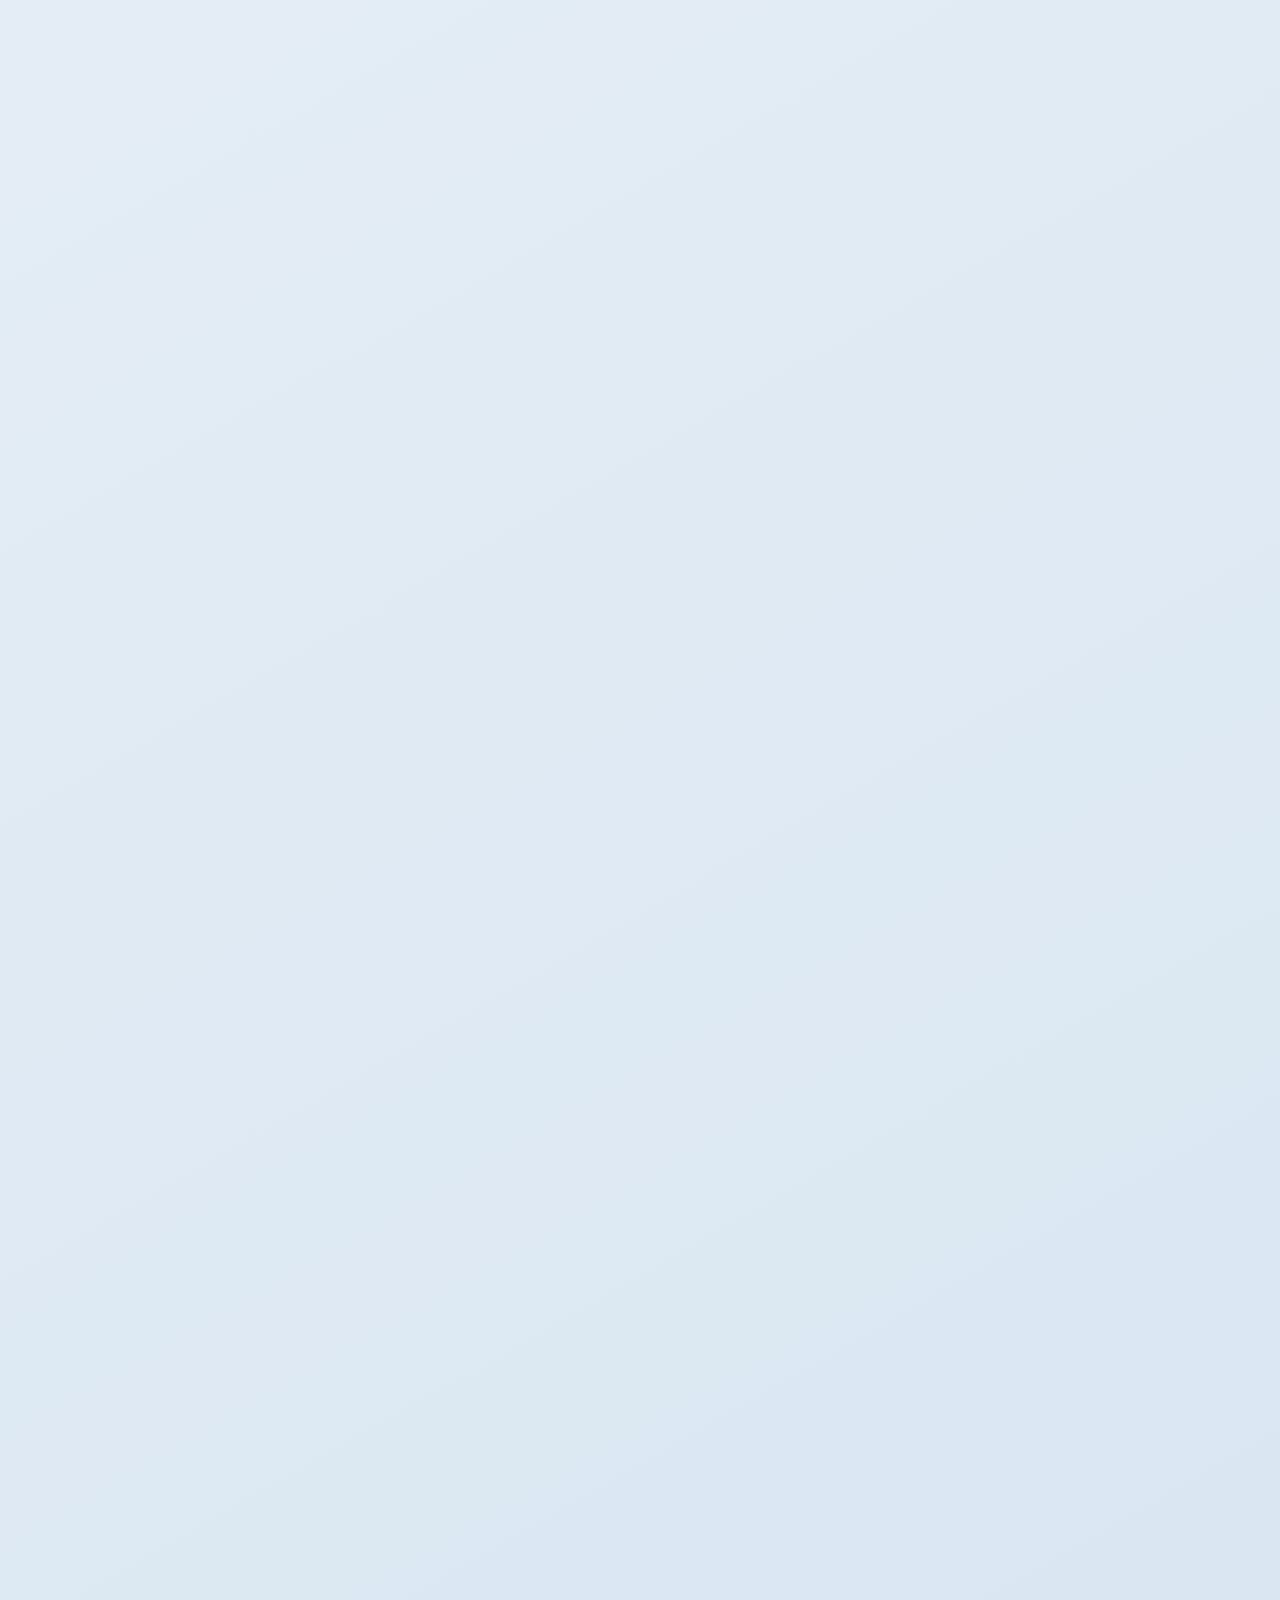
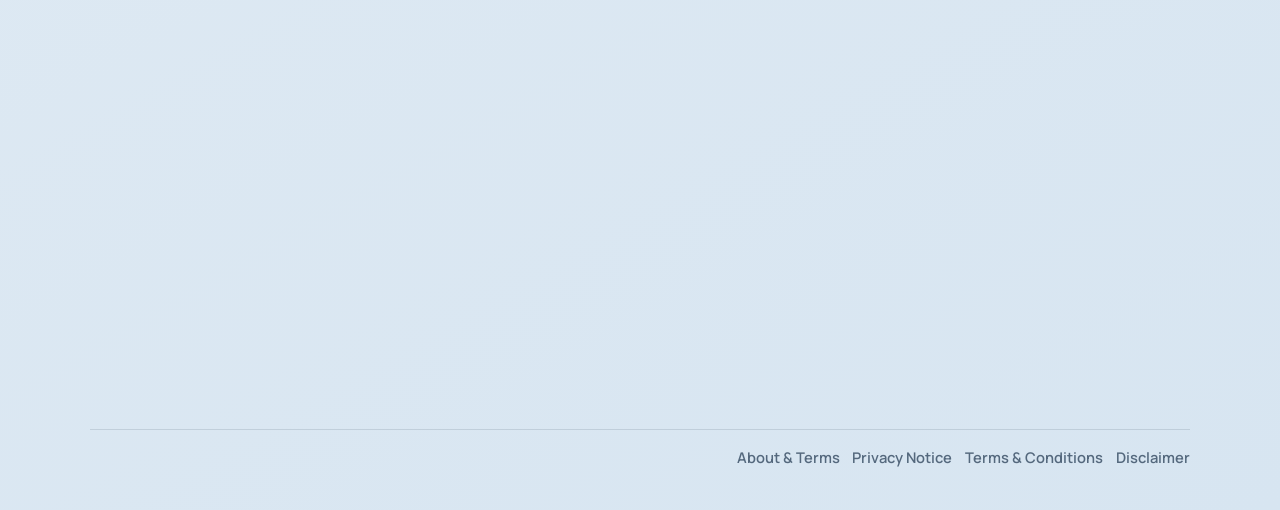
<file: logbook.html>
<!doctype html>
<html lang="en">
  <head>
    <meta charset="UTF-8" />
    <meta name="viewport" content="width=device-width, initial-scale=1.0" />
    <title>The Logbook | The Founders Control Plane</title>
    <meta
      name="description"
      content="The Logbook: notes on clear goals, changing work, and the product behind The Founders Control Plane."
    />
    <meta name="author" content="tins8 GmbH" />
    <meta name="robots" content="index,follow,max-image-preview:large" />
    <meta name="theme-color" content="#dbe4ec" />
    <link rel="canonical" href="https://tins8.at/logbook.html" />
    <meta property="og:locale" content="en_US" />
    <meta property="og:type" content="website" />
    <meta property="og:title" content="The Logbook | The Founders Control Plane" />
    <meta
      property="og:description"
      content="The Logbook: notes on clear goals, changing work, and the product behind The Founders Control Plane."
    />
    <meta property="og:url" content="https://tins8.at/logbook.html" />
    <meta property="og:site_name" content="The Founders Control Plane" />
    <meta
      property="og:image"
      content="https://tins8.at/graphics/tins8_logo.png"
    />
    <meta property="og:image:type" content="image/png" />
    <meta property="og:image:width" content="570" />
    <meta property="og:image:height" content="570" />
    <meta property="og:image:alt" content="The Founders Control Plane mark" />
    <meta name="twitter:card" content="summary_large_image" />
    <meta
      name="twitter:title"
      content="The Logbook | The Founders Control Plane"
    />
    <meta
      name="twitter:description"
      content="The Logbook: notes on clear goals, changing work, and the product behind The Founders Control Plane."
    />
    <meta
      name="twitter:image"
      content="https://tins8.at/graphics/tins8_logo.png"
    />
    <link rel="icon" type="image/svg+xml" href="graphics/favicon.svg" />
    <link
      rel="icon"
      type="image/png"
      sizes="96x96"
      href="graphics/favicon-96x96.png"
    />
    <link rel="icon" href="graphics/favicon.ico" sizes="any" />
    <link
      rel="apple-touch-icon"
      sizes="180x180"
      href="graphics/apple-touch-icon.png"
    />
    <link rel="manifest" href="graphics/site.webmanifest" />
    <link rel="preconnect" href="https://fonts.googleapis.com" />
    <link rel="preconnect" href="https://fonts.gstatic.com" crossorigin />
    <link
      href="https://fonts.googleapis.com/css2?family=Manrope:wght@400;500;700;800&family=Outfit:wght@600;700;800&display=swap"
      rel="stylesheet"
    />
    <link rel="stylesheet" href="styles.css" />
  </head>
  <body>
    <div class="background" aria-hidden="true"></div>

    <header class="site-header">
      <a class="brand" href="index.html" aria-label="The Founders Control Plane home">
        <img
          src="graphics/tins8_logo.png"
          alt="The Founders Control Plane mark"
          class="brand-logo"
          width="570"
          height="570"
        />
        <span class="brand-title">
          <span class="brand-kicker">The Founders</span>
          <span class="brand-name">Control Plane</span>
        </span>
      </a>
      <nav class="site-nav" aria-label="Primary">
        <a href="index.html">Product</a>
        <a href="mailto:hello@tins8.at">Contact</a>
      </nav>
    </header>

    <main>
      <section class="hero reveal">
        <p class="eyebrow">The Logbook</p>
        <h1>Notes on goals, work, and keeping the why clear.</h1>
        <p class="lead">
          Most companies already document how work gets done. The Logbook is
          about the harder part: keeping the why clear as the work changes.
        </p>
      </section>

      <section class="doc-shell blog-post-shell reveal" aria-label="The Logbook viewer">
        <p class="eyebrow">The Logbook</p>
        <h2 id="post-title">Loading...</h2>
        <p class="doc-meta" id="post-meta">Loading...</p>
        <p class="section-copy" id="post-description" hidden></p>
        <div class="doc-divider" aria-hidden="true"></div>

        <article id="post-content" class="doc-content"></article>

        <nav class="doc-switch" aria-label="The Logbook switcher">
          <a
            href="logbook.html?post=20260411-the-missing-layer-is-why"
            data-post-link="20260411-the-missing-layer-is-why"
            >Why the why matters</a
          >
          <a
            href="logbook.html?post=20260407-goals-own-reconciliation-projects-are-interventions"
            data-post-link="20260407-goals-own-reconciliation-projects-are-interventions"
            >Data model for goals, work, and agents</a
          >
          <a
            href="logbook.html?post=20260317-why-governance-should-be-built-in-from-day-1"
            data-post-link="20260317-why-governance-should-be-built-in-from-day-1"
            >Why governance starts on day 1</a
          >
        </nav>
        <p id="post-error" class="doc-error" hidden>
          The Logbook entry could not be loaded.
        </p>
      </section>
    </main>

    <footer id="contact" class="site-footer reveal">
      <nav class="footer-legal-nav" aria-label="Legal links">
        <a
          href="legal-viewer.html?doc=about-and-terms"
          class="footer-legal-link"
          target="_blank"
          rel="noopener noreferrer"
          >About &amp; Terms</a
        >
        <a
          href="legal-viewer.html?doc=privacy-notice"
          class="footer-legal-link"
          target="_blank"
          rel="noopener noreferrer"
          >Privacy Notice</a
        >
        <a
          href="legal-viewer.html?doc=terms-and-conditions"
          class="footer-legal-link"
          target="_blank"
          rel="noopener noreferrer"
          >Terms &amp; Conditions</a
        >
        <a
          href="legal-viewer.html?doc=disclaimer"
          class="footer-legal-link"
          target="_blank"
          rel="noopener noreferrer"
          >Disclaimer</a
        >
      </nav>
    </footer>

    <p class="site-copyright" aria-label="Copyright 2026 tins8 GmbH">
      &copy; 2026 tins8 GmbH
    </p>

    <script src="script.js"></script>
    <script src="logbook-viewer.js"></script>
  </body>
</html>
</file>
<file: styles.css>
:root {
  --bg-top: #f4efe7;
  --bg-bottom: #d7e5f1;
  --surface: rgb(255 255 255 / 0.8);
  --surface-strong: rgb(255 255 255 / 0.9);
  --surface-dark: #10243a;
  --surface-dark-2: #17324d;
  --ink: #10243a;
  --ink-soft: #243a52;
  --muted: #54687d;
  --muted-dark: rgb(222 232 241 / 0.8);
  --line: rgb(87 119 149 / 0.2);
  --line-strong: rgb(61 103 142 / 0.42);
  --accent: #0f6c78;
  --accent-strong: #0a5366;
  --accent-warm: #c78d38;
  --accent-warm-soft: rgb(199 141 56 / 0.16);
  --highlight: rgb(255 255 255 / 0.56);
  --shadow-soft: 0 18px 54px rgb(16 36 58 / 0.12);
  --shadow-strong: 0 26px 70px rgb(16 36 58 / 0.18);
  --radius-lg: 1.6rem;
  --radius-md: 1rem;
  --text-body: clamp(1rem, 1.15vw, 1.04rem);
  --text-small: 0.92rem;
}

html {
  scroll-behavior: smooth;
}

* {
  box-sizing: border-box;
}

body {
  margin: 0;
  min-height: 100vh;
  font-family:
    "Manrope",
    -apple-system,
    BlinkMacSystemFont,
    "Segoe UI",
    sans-serif;
  color: var(--ink);
  background: radial-gradient(
      circle at top left,
      rgb(255 255 255 / 0.88),
      transparent 34%
    ),
    radial-gradient(circle at 84% 12%, rgb(199 141 56 / 0.16), transparent 20%),
    linear-gradient(
      150deg,
      var(--bg-top) 0%,
      #e9f0f6 34%,
      var(--bg-bottom) 100%
    );
  line-height: 1.6;
}

.background {
  position: fixed;
  inset: 0;
  background-image: radial-gradient(
      circle at 14% 18%,
      rgb(255 255 255 / 0.42),
      transparent 22%
    ),
    radial-gradient(circle at 80% 14%, rgb(15 108 120 / 0.12), transparent 24%),
    radial-gradient(circle at 52% 0%, rgb(16 36 58 / 0.08), transparent 32%),
    linear-gradient(180deg, rgb(255 255 255 / 0.24), transparent 38%),
    url("graphics/control-plane-background.svg");
  background-repeat: no-repeat;
  background-position:
    14% 18%,
    80% 14%,
    50% 0,
    center top,
    center 4.5rem;
  background-size:
    auto,
    auto,
    auto,
    cover,
    clamp(1080px, 124vw, 1680px) auto;
  pointer-events: none;
  z-index: -1;
}

.site-header,
main,
.site-footer {
  width: min(1100px, 92vw);
  margin-inline: auto;
}

.site-header {
  position: sticky;
  top: 0;
  z-index: 10;
  margin-top: 1rem;
  padding: 0.95rem 1.1rem;
  display: flex;
  align-items: center;
  justify-content: space-between;
  gap: 1rem;
  border: 1px solid rgb(255 255 255 / 0.45);
  border-radius: 999px;
  background: linear-gradient(
    135deg,
    rgb(255 255 255 / 0.82),
    rgb(234 241 247 / 0.64)
  );
  box-shadow: var(--shadow-soft);
  backdrop-filter: blur(18px) saturate(130%);
}

.brand {
  display: inline-flex;
  align-items: center;
  gap: 0.8rem;
  color: var(--ink);
  text-decoration: none;
}

.brand-logo {
  width: 2.3rem;
  height: 2.3rem;
  object-fit: contain;
  flex: none;
}

.brand-title {
  display: grid;
  gap: 0.05rem;
  line-height: 1;
}

.brand-kicker,
.brand-name {
  display: block;
}

.brand-kicker {
  font-size: 0.68rem;
  font-weight: 800;
  letter-spacing: 0.14em;
  text-transform: uppercase;
  color: var(--muted);
}

.brand-name {
  font-family: "Outfit", "Manrope", sans-serif;
  font-size: 1rem;
  font-weight: 700;
  letter-spacing: -0.02em;
}

.site-nav {
  display: flex;
  flex-wrap: wrap;
  gap: 0.55rem;
  justify-content: flex-end;
}

.site-nav a {
  display: inline-flex;
  align-items: center;
  padding: 0.45rem 0.8rem;
  border-radius: 999px;
  color: var(--ink-soft);
  text-decoration: none;
  font-size: 0.88rem;
  font-weight: 700;
  transition:
    color 180ms ease,
    background-color 180ms ease,
    transform 180ms ease;
}

.site-nav a:hover {
  color: var(--accent-strong);
  background: rgb(255 255 255 / 0.65);
  transform: translateY(-1px);
}

main {
  padding: 3rem 0 2rem;
}

section[id] {
  scroll-margin-top: 6.8rem;
}

.hero {
  margin-top: 0.5rem;
}

.hero-shell,
.hero-panel,
.section-shell,
.notes-section,
.info-card,
.architecture-layer,
.card,
.doc-shell,
.stage-card {
  position: relative;
  overflow: hidden;
}

.hero-shell,
.section-shell,
.notes-section,
.doc-shell {
  border: 1px solid rgb(255 255 255 / 0.28);
  border-radius: var(--radius-lg);
  background: linear-gradient(
    155deg,
    rgb(255 255 255 / 0.8),
    rgb(230 238 245 / 0.74)
  );
  box-shadow: var(--shadow-soft);
}

.hero-shell::before,
.section-shell::before,
.notes-section::before,
.info-card::before,
.architecture-layer::before,
.card::before,
.doc-shell::before,
.stage-card::before {
  content: "";
  position: absolute;
  inset: 0 0 auto;
  height: 48%;
  background: linear-gradient(180deg, var(--highlight), transparent 82%);
  pointer-events: none;
}

.hero-shell {
  display: grid;
  grid-template-columns: 1fr;
  gap: 1.25rem;
  padding: clamp(1.35rem, 3vw, 2rem);
  background: linear-gradient(
      135deg,
      rgb(255 255 255 / 0.8),
      rgb(232 239 246 / 0.72)
    ),
    linear-gradient(140deg, rgb(199 141 56 / 0.08), transparent 32%);
}

.hero-copy {
  max-width: 66ch;
}

.eyebrow {
  display: inline-flex;
  align-items: center;
  gap: 0.45rem;
  margin: 0;
  color: var(--accent-strong);
  font-size: 0.75rem;
  font-weight: 800;
  letter-spacing: 0.12em;
  text-transform: uppercase;
}

.eyebrow::before {
  content: "";
  width: 0.8rem;
  height: 0.8rem;
  border-radius: 999px;
  background: linear-gradient(135deg, var(--accent), var(--accent-warm));
  box-shadow: 0 0 0 0.24rem rgb(15 108 120 / 0.08);
}

h1,
h2 {
  margin: 0;
  font-family: "Outfit", "Manrope", sans-serif;
  line-height: 1.02;
  letter-spacing: -0.03em;
  text-wrap: balance;
}

h1 {
  margin-top: 0.9rem;
  font-size: clamp(2.55rem, 6vw, 5rem);
}

h2 {
  font-size: clamp(1.6rem, 3vw, 2.4rem);
}

.coming-soon-badge {
  display: inline-flex;
  align-items: center;
  margin-left: 0.7rem;
  padding: 0.32rem 0.7rem;
  border: 1px solid rgb(16 36 58 / 0.12);
  border-radius: 999px;
  background: linear-gradient(
    135deg,
    rgb(255 255 255 / 0.92),
    rgb(244 232 214 / 0.88)
  );
  color: var(--accent-strong);
  font-size: 0.24em;
  font-weight: 800;
  letter-spacing: 0.12em;
  text-transform: uppercase;
  vertical-align: middle;
  box-shadow: 0 14px 30px rgb(16 36 58 / 0.12);
  white-space: nowrap;
}

.lead,
.hero-audience,
.supporting-copy,
.section-copy,
.panel-copy,
.card p,
.architecture-layer p:last-child,
.info-card p:last-child,
.doc-content p,
.doc-content li {
  font-size: var(--text-body);
}

.lead {
  margin-top: 1.1rem;
  max-width: 60ch;
  color: var(--ink-soft);
}

.hero-audience {
  margin: 1rem 0 0;
  max-width: 58ch;
  color: var(--accent-strong);
  font-weight: 700;
}

.supporting-copy {
  margin-top: 1rem;
  max-width: 62ch;
  color: var(--muted);
}

.hero-actions {
  margin-top: 1.45rem;
  display: flex;
  flex-wrap: wrap;
  gap: 0.75rem;
}

.button,
.hero-link {
  display: inline-flex;
  align-items: center;
  justify-content: center;
  padding: 0.82rem 1.1rem;
  border-radius: 999px;
  border: 1px solid transparent;
  text-decoration: none;
  font-size: 0.94rem;
  font-weight: 800;
  transition:
    transform 180ms ease,
    box-shadow 180ms ease,
    border-color 180ms ease,
    background-color 180ms ease,
    color 180ms ease;
}

.button:hover,
.hero-link:hover {
  transform: translateY(-2px);
}

.button-primary {
  background: linear-gradient(135deg, var(--accent), var(--accent-strong));
  color: #f8fbfc;
  box-shadow: 0 20px 40px rgb(15 108 120 / 0.22);
}

.button-primary:hover {
  box-shadow: 0 26px 46px rgb(15 108 120 / 0.28);
}

.button-secondary {
  background: rgb(255 255 255 / 0.78);
  border-color: rgb(16 36 58 / 0.12);
  color: var(--ink);
  box-shadow: 0 16px 32px rgb(16 36 58 / 0.1);
}

.button-secondary:hover,
.hero-link:hover {
  border-color: var(--line-strong);
  color: var(--accent-strong);
}

.signal-strip {
  margin-top: 1.4rem;
  display: flex;
  flex-wrap: wrap;
  gap: 0.75rem;
}

.signal-pill {
  padding: 0.62rem 0.86rem;
  border: 1px solid rgb(16 36 58 / 0.08);
  border-radius: 999px;
  background: rgb(255 255 255 / 0.68);
  color: var(--ink-soft);
  font-size: 0.88rem;
  font-weight: 700;
  box-shadow: 0 12px 30px rgb(16 36 58 / 0.08);
}

.hero-stage {
  display: grid;
  gap: 0.95rem;
  align-items: start;
}

.stage-card {
  border: 1px solid rgb(255 255 255 / 0.22);
  border-radius: calc(var(--radius-lg) - 0.25rem);
  padding: 1rem;
  box-shadow: var(--shadow-soft);
}

.stage-card-primary {
  background: linear-gradient(150deg, #11263d, #17324d);
  color: #eff5f9;
}

.stage-card-primary .panel-label,
.stage-card-primary h2,
.stage-card-primary p {
  color: inherit;
}

.stage-card-primary::before {
  background: linear-gradient(180deg, rgb(255 255 255 / 0.12), transparent 80%),
    radial-gradient(
      circle at top right,
      rgb(199 141 56 / 0.22),
      transparent 28%
    );
}

.stage-card-accent {
  background: linear-gradient(
    145deg,
    rgb(255 255 255 / 0.92),
    rgb(247 241 230 / 0.88)
  );
  border-color: rgb(199 141 56 / 0.18);
}

.product-mockup-card {
  padding: 1.05rem;
  background: linear-gradient(
    145deg,
    rgb(255 255 255 / 0.94),
    rgb(236 243 248 / 0.88)
  );
  border-color: rgb(16 36 58 / 0.12);
}

.product-mockup-card .panel-label {
  color: var(--accent-strong);
}

.mockup-window {
  margin-top: 0.8rem;
  border: 1px solid rgb(16 36 58 / 0.1);
  border-radius: 1.2rem;
  background: linear-gradient(
    180deg,
    rgb(255 255 255 / 0.96),
    rgb(239 245 249 / 0.92)
  );
  box-shadow:
    inset 0 1px 0 rgb(255 255 255 / 0.7),
    0 20px 44px rgb(16 36 58 / 0.1);
  overflow: hidden;
}

.mockup-topbar {
  display: flex;
  align-items: center;
  gap: 0.8rem;
  padding: 0.8rem 0.95rem;
  border-bottom: 1px solid rgb(16 36 58 / 0.08);
  background: linear-gradient(
    180deg,
    rgb(248 250 252 / 0.96),
    rgb(236 243 247 / 0.92)
  );
}

.mockup-dots {
  display: inline-flex;
  gap: 0.35rem;
}

.mockup-dots span {
  width: 0.68rem;
  height: 0.68rem;
  border-radius: 999px;
  background: rgb(16 36 58 / 0.16);
}

.mockup-dots span:first-child {
  background: rgb(199 141 56 / 0.75);
}

.mockup-dots span:nth-child(2) {
  background: rgb(15 108 120 / 0.4);
}

.mockup-workspace {
  font-size: 0.8rem;
  font-weight: 800;
  letter-spacing: 0.08em;
  text-transform: uppercase;
  color: var(--ink-soft);
}

.mockup-pill {
  margin-left: auto;
  padding: 0.34rem 0.62rem;
  border-radius: 999px;
  background: rgb(15 108 120 / 0.12);
  color: var(--accent-strong);
  font-size: 0.75rem;
  font-weight: 800;
  letter-spacing: 0.06em;
  text-transform: uppercase;
}

.mockup-body {
  display: grid;
  grid-template-columns: 170px minmax(0, 1fr);
  min-height: 480px;
}

.mockup-sidebar {
  display: grid;
  align-content: start;
  gap: 1rem;
  padding: 1rem 0.9rem;
  border-right: 1px solid rgb(16 36 58 / 0.08);
  background: linear-gradient(
    180deg,
    rgb(242 236 226 / 0.96),
    rgb(235 244 248 / 0.9)
  );
}

.mockup-sidebar-title {
  margin: 0;
  font-family: "Outfit", "Manrope", sans-serif;
  font-size: 1rem;
  font-weight: 700;
  color: var(--ink);
}

.mockup-nav {
  display: grid;
  gap: 0.45rem;
}

.mockup-nav-item {
  padding: 0.58rem 0.7rem;
  border-radius: 0.9rem;
  color: var(--muted);
  font-size: 0.9rem;
  font-weight: 700;
}

.mockup-nav-item.is-active {
  background: rgb(255 255 255 / 0.9);
  color: var(--ink);
  box-shadow: 0 12px 24px rgb(16 36 58 / 0.08);
}

.mockup-sidebar-card {
  display: grid;
  gap: 0.25rem;
  padding: 0.8rem;
  border: 1px solid rgb(16 36 58 / 0.08);
  border-radius: 1rem;
  background: rgb(255 255 255 / 0.74);
  box-shadow: 0 14px 30px rgb(16 36 58 / 0.06);
}

.mockup-sidebar-kicker,
.mockup-kicker,
.mockup-panel-label {
  margin: 0;
  font-size: 0.72rem;
  font-weight: 800;
  letter-spacing: 0.1em;
  text-transform: uppercase;
}

.mockup-sidebar-kicker {
  color: var(--muted);
}

.mockup-sidebar-card strong {
  color: var(--ink);
  font-size: 1rem;
}

.mockup-sidebar-card span {
  color: var(--muted);
  font-size: 0.84rem;
}

.mockup-main {
  display: grid;
  gap: 0.9rem;
  padding: 1rem;
}

.mockup-header {
  display: flex;
  justify-content: space-between;
  gap: 1rem;
  align-items: flex-start;
}

.mockup-kicker {
  color: var(--accent-strong);
}

.mockup-header h2 {
  margin-top: 0.32rem;
  font-size: 1.45rem;
  line-height: 1.08;
  color: var(--ink);
}

.mockup-subtitle {
  margin: 0.42rem 0 0;
  color: var(--muted);
  font-size: 0.9rem;
}

.mockup-status {
  flex: none;
  padding: 0.5rem 0.72rem;
  border-radius: 999px;
  background: rgb(199 141 56 / 0.16);
  color: #80500a;
  font-size: 0.76rem;
  font-weight: 800;
  letter-spacing: 0.06em;
  text-transform: uppercase;
}

.mockup-metrics {
  display: grid;
  grid-template-columns: repeat(3, minmax(0, 1fr));
  gap: 0.7rem;
}

.mockup-metric {
  padding: 0.82rem 0.88rem;
  border: 1px solid rgb(16 36 58 / 0.08);
  border-radius: 1rem;
  background: rgb(255 255 255 / 0.86);
  box-shadow: 0 14px 30px rgb(16 36 58 / 0.06);
}

.mockup-metric-label {
  display: block;
  color: var(--muted);
  font-size: 0.72rem;
  font-weight: 800;
  letter-spacing: 0.08em;
  text-transform: uppercase;
}

.mockup-metric-value {
  display: block;
  margin-top: 0.28rem;
  color: var(--ink);
  font-family: "Outfit", "Manrope", sans-serif;
  font-size: 1.45rem;
  font-weight: 800;
  letter-spacing: -0.03em;
}

.mockup-metric-note {
  display: block;
  margin-top: 0.15rem;
  color: var(--muted);
  font-size: 0.82rem;
}

.mockup-columns {
  display: grid;
  grid-template-columns: 1.05fr 0.95fr;
  gap: 0.7rem;
}

.mockup-panel {
  padding: 0.95rem;
  border: 1px solid rgb(16 36 58 / 0.08);
  border-radius: 1rem;
  background: rgb(255 255 255 / 0.78);
  box-shadow: 0 14px 30px rgb(16 36 58 / 0.05);
}

.mockup-panel-label {
  color: var(--accent);
}

.mockup-list {
  margin-top: 0.75rem;
  display: grid;
  gap: 0.6rem;
}

.mockup-event,
.mockup-task {
  display: grid;
  gap: 0.55rem;
  padding: 0.72rem;
  border-radius: 0.95rem;
  background: linear-gradient(
    160deg,
    rgb(244 248 251 / 0.92),
    rgb(255 255 255 / 0.92)
  );
  border: 1px solid rgb(16 36 58 / 0.06);
}

.mockup-event {
  grid-template-columns: auto 1fr;
  align-items: start;
}

.mockup-task {
  grid-template-columns: auto 1fr;
  align-items: start;
}

.mockup-event strong,
.mockup-task strong {
  display: block;
  color: var(--ink);
  font-size: 0.92rem;
}

.mockup-event span,
.mockup-task span {
  color: var(--muted);
  font-size: 0.82rem;
  line-height: 1.45;
}

.mockup-event-marker {
  width: 0.7rem;
  height: 0.7rem;
  margin-top: 0.28rem;
  border-radius: 999px;
  background: rgb(15 108 120 / 0.28);
  box-shadow: 0 0 0 0.18rem rgb(15 108 120 / 0.08);
}

.mockup-event-marker.is-alert {
  background: rgb(199 141 56 / 0.85);
  box-shadow: 0 0 0 0.18rem rgb(199 141 56 / 0.12);
}

.mockup-task-state {
  display: inline-flex;
  align-items: center;
  justify-content: center;
  min-width: 4.6rem;
  padding: 0.3rem 0.45rem;
  border-radius: 999px;
  background: rgb(16 36 58 / 0.08);
  color: var(--ink-soft);
  font-size: 0.7rem;
  font-weight: 800;
  letter-spacing: 0.08em;
  text-transform: uppercase;
}

.mockup-agent {
  padding: 0.95rem 1rem;
  border: 1px solid rgb(15 108 120 / 0.16);
  border-radius: 1rem;
  background: linear-gradient(
    145deg,
    rgb(15 108 120 / 0.12),
    rgb(255 255 255 / 0.94)
  );
}

.mockup-agent-head {
  display: flex;
  align-items: center;
  justify-content: space-between;
  gap: 0.8rem;
}

.mockup-agent-title {
  margin: 0;
  color: var(--accent-strong);
  font-size: 0.82rem;
  font-weight: 800;
  letter-spacing: 0.08em;
  text-transform: uppercase;
}

.mockup-agent-badge {
  padding: 0.32rem 0.56rem;
  border-radius: 999px;
  background: rgb(255 255 255 / 0.76);
  color: var(--ink-soft);
  font-size: 0.72rem;
  font-weight: 800;
}

.mockup-agent-copy {
  margin: 0.55rem 0 0;
  color: var(--ink-soft);
  font-size: 0.92rem;
  line-height: 1.52;
}

.mockup-actions {
  margin-top: 0.8rem;
  display: flex;
  flex-wrap: wrap;
  gap: 0.55rem;
}

.mockup-action {
  display: inline-flex;
  align-items: center;
  padding: 0.44rem 0.64rem;
  border: 1px solid rgb(16 36 58 / 0.08);
  border-radius: 999px;
  background: rgb(255 255 255 / 0.78);
  color: var(--ink-soft);
  font-size: 0.8rem;
  font-weight: 700;
}

.panel-label {
  margin: 0;
  font-size: 0.72rem;
  font-weight: 800;
  letter-spacing: 0.12em;
  text-transform: uppercase;
  color: var(--accent);
}

.stage-list {
  margin-top: 0.9rem;
  display: grid;
  gap: 0.85rem;
}

.stage-step {
  display: grid;
  grid-template-columns: auto 1fr;
  gap: 0.85rem;
  align-items: start;
}

.stage-step-number {
  display: inline-flex;
  align-items: center;
  justify-content: center;
  min-width: 2.35rem;
  height: 2.35rem;
  padding: 0 0.55rem;
  border-radius: 999px;
  background: rgb(255 255 255 / 0.12);
  color: #f4efe7;
  font-size: 0.8rem;
  font-weight: 800;
  letter-spacing: 0.08em;
}

.stage-step h2 {
  font-size: 1.08rem;
}

.stage-step p {
  margin: 0.32rem 0 0;
  color: rgb(233 241 246 / 0.8);
  font-size: 0.95rem;
  line-height: 1.5;
}

.section-shell,
.notes-section {
  margin-top: 1.5rem;
  padding: clamp(1.2rem, 2vw, 1.5rem);
}

.section-heading {
  max-width: 74ch;
}

.section-heading h2 {
  margin-top: 0.55rem;
}

.section-copy {
  margin: 0.9rem 0 0;
  max-width: 68ch;
  color: var(--muted);
}

.section-copy a,
.doc-content a {
  color: var(--accent-strong);
}

.section-copy-on-dark {
  color: var(--muted-dark);
}

.section-contrast {
  background: linear-gradient(
    150deg,
    var(--surface-dark),
    var(--surface-dark-2)
  );
  border-color: rgb(255 255 255 / 0.08);
}

.section-contrast::before {
  background: linear-gradient(180deg, rgb(255 255 255 / 0.08), transparent 72%),
    radial-gradient(circle at top right, rgb(199 141 56 / 0.2), transparent 26%);
}

.section-contrast .eyebrow,
.section-contrast h2,
.section-contrast .card h3 {
  color: #f0f5f8;
}

.section-contrast .eyebrow::before {
  box-shadow: 0 0 0 0.24rem rgb(255 255 255 / 0.08);
}

.section-contrast .card {
  background: linear-gradient(
    150deg,
    rgb(255 255 255 / 0.08),
    rgb(255 255 255 / 0.04)
  );
  border-color: rgb(255 255 255 / 0.08);
  box-shadow: none;
}

.section-contrast .card::before {
  background: linear-gradient(180deg, rgb(255 255 255 / 0.08), transparent 78%);
}

.section-contrast .card p {
  color: var(--muted-dark);
}

.grid-section,
.architecture-grid,
.intro-grid {
  margin-top: 1.25rem;
  display: grid;
  gap: 0.95rem;
}

.grid-section {
  grid-template-columns: repeat(12, minmax(0, 1fr));
}

.grid-3 .card {
  grid-column: span 4;
}

.card {
  grid-column: span 6;
  border: 1px solid rgb(255 255 255 / 0.3);
  border-radius: var(--radius-md);
  padding: 1rem;
  background: linear-gradient(
    155deg,
    rgb(255 255 255 / 0.82),
    rgb(233 240 246 / 0.72)
  );
  box-shadow: var(--shadow-soft);
}

.card h3 {
  margin: 0 0 0.5rem;
  font-family: "Outfit", "Manrope", sans-serif;
  font-size: 1.15rem;
  line-height: 1.08;
  letter-spacing: -0.02em;
}

.card p {
  margin: 0;
  color: var(--muted);
}

.mini-list {
  margin: 0.75rem 0 0;
  padding-left: 1.05rem;
  color: var(--muted);
  font-size: var(--text-body);
}

.mini-list li + li {
  margin-top: 0.42rem;
}

.stage-card-primary .mini-list {
  color: rgb(233 241 246 / 0.82);
}

.architecture-grid,
.intro-grid {
  grid-template-columns: repeat(2, minmax(0, 1fr));
}

.architecture-stack,
.architecture-notes {
  display: grid;
  gap: 0.95rem;
}

.architecture-layer,
.info-card {
  border: 1px solid rgb(255 255 255 / 0.28);
  border-radius: var(--radius-md);
  padding: 1rem;
  background: linear-gradient(
    155deg,
    rgb(255 255 255 / 0.76),
    rgb(233 240 246 / 0.68)
  );
  box-shadow: var(--shadow-soft);
}

.architecture-layer p:last-child,
.info-card p:last-child {
  margin: 0.55rem 0 0;
  color: var(--muted);
}

.info-card .button {
  margin-top: 0.9rem;
}

.hero-links {
  margin-top: 1.25rem;
  display: flex;
  flex-wrap: wrap;
  gap: 0.7rem;
}

.hero-link {
  background: rgb(255 255 255 / 0.72);
  border-color: rgb(16 36 58 / 0.1);
  color: var(--ink);
  box-shadow: 0 16px 32px rgb(16 36 58 / 0.1);
}

.notes-section h2 {
  margin-top: 0.55rem;
}

.notes-section .lead {
  margin-bottom: 0;
}

.site-footer {
  margin: 2.2rem auto 2.5rem;
  padding-top: 1rem;
  border-top: 1px solid rgb(16 36 58 / 0.12);
  display: flex;
  justify-content: flex-end;
}

.footer-legal-nav {
  display: flex;
  flex-wrap: wrap;
  gap: 0.8rem;
}

.footer-legal-link {
  color: var(--muted);
  text-decoration: none;
  font-size: 0.92rem;
  font-weight: 600;
}

.footer-legal-link:hover {
  color: var(--accent-strong);
}

.site-copyright {
  position: fixed;
  left: max(0.85rem, env(safe-area-inset-left));
  bottom: max(0.8rem, env(safe-area-inset-bottom));
  margin: 0;
  color: rgb(16 36 58 / 0.7);
  font-size: 0.78rem;
  font-weight: 700;
  z-index: 20;
  user-select: none;
}

.is-legal-page .site-copyright {
  position: static;
  display: block;
  width: min(1100px, 92vw);
  margin: 1rem auto 1.6rem;
}

.reveal {
  opacity: 0;
  transform: translateY(16px);
  transition:
    opacity 420ms ease,
    transform 420ms ease;
}

.reveal.is-visible {
  opacity: 1;
  transform: translateY(0);
}

.legal-view-main {
  padding-top: 2.5rem;
}

.doc-shell {
  width: min(960px, 100%);
  margin-inline: auto;
  padding: 1.35rem;
}

.blog-post-shell {
  margin-top: 1.4rem;
}

.doc-meta {
  margin: 0.5rem 0 0;
  color: var(--muted);
  font-size: 0.83rem;
  font-weight: 800;
  letter-spacing: 0.08em;
  text-transform: uppercase;
}

.doc-switch {
  margin-top: 1.1rem;
  display: flex;
  flex-wrap: wrap;
  gap: 0.75rem;
  padding-top: 1rem;
  border-top: 1px solid rgb(16 36 58 / 0.1);
}

.doc-switch a {
  display: inline-flex;
  align-items: center;
  padding: 0.5rem 0.8rem;
  border: 1px solid rgb(16 36 58 / 0.08);
  border-radius: 999px;
  background: rgb(255 255 255 / 0.62);
  color: var(--muted);
  text-decoration: none;
  font-weight: 700;
  font-size: 0.93rem;
  box-shadow: 0 10px 24px rgb(16 36 58 / 0.06);
  transition:
    transform 180ms ease,
    color 180ms ease,
    border-color 180ms ease,
    background-color 180ms ease,
    box-shadow 180ms ease;
}

.doc-switch a:hover,
.doc-switch a.is-active {
  color: var(--ink);
  border-color: var(--line-strong);
  background: rgb(255 255 255 / 0.92);
  box-shadow: 0 14px 28px rgb(16 36 58 / 0.1);
  transform: translateY(-1px);
}

.doc-content {
  margin-top: 1.35rem;
  max-width: 78ch;
}

.doc-content > p:first-child {
  font-size: 1.08rem;
  color: var(--ink-soft);
}

.doc-divider {
  margin-top: 1rem;
  border-top: 1px solid rgb(16 36 58 / 0.12);
}

.doc-content h1,
.doc-content h2,
.doc-content h3 {
  margin: 1.35rem 0 0.6rem;
  font-family: "Outfit", "Manrope", sans-serif;
  font-size: 1.18rem;
  letter-spacing: -0.02em;
}

.doc-content h2 {
  padding-top: 0.9rem;
  border-top: 1px solid rgb(16 36 58 / 0.08);
  font-size: 1.25rem;
}

.doc-figure {
  margin: 1rem 0 1.35rem;
  padding: 0.9rem;
  border: 1px solid rgb(16 36 58 / 0.1);
  border-radius: var(--radius-md);
  background: linear-gradient(
    155deg,
    rgb(255 255 255 / 0.82),
    rgb(243 237 227 / 0.74)
  );
  box-shadow: var(--shadow-soft);
}

.doc-figure img {
  display: block;
  width: 100%;
  height: auto;
  border: 1px solid rgb(16 36 58 / 0.12);
  border-radius: 1rem;
  background: rgb(255 250 243 / 0.96);
}

.doc-figure figcaption {
  margin-top: 0.8rem;
  color: var(--muted);
  font-size: 0.92rem;
  line-height: 1.55;
}

.doc-content p,
.doc-content li {
  margin: 0 0 0.7rem;
  color: var(--muted);
  line-height: 1.7;
}

.doc-content ul,
.doc-content ol {
  margin: 0.5rem 0 1rem;
  padding-left: 1.25rem;
}

.doc-content li::marker {
  color: var(--accent);
}

.doc-error {
  margin-top: 1rem;
  color: #9a3f3f;
}

@media (max-width: 980px) {
  .hero-shell,
  .architecture-grid,
  .intro-grid {
    grid-template-columns: 1fr;
  }

  .hero-stage {
    grid-template-columns: 1fr;
  }

  .mockup-columns {
    grid-template-columns: 1fr;
  }

  .grid-3 .card,
  .card {
    grid-column: span 6;
  }
}

@media (max-width: 760px) {
  .site-header {
    position: static;
    border-radius: 1.25rem;
    align-items: flex-start;
  }

  .site-nav {
    justify-content: flex-start;
  }

  .mockup-body {
    grid-template-columns: 1fr;
    min-height: 0;
  }

  .mockup-sidebar {
    border-right: 0;
    border-bottom: 1px solid rgb(16 36 58 / 0.08);
  }

  .mockup-header {
    flex-direction: column;
  }

  .mockup-status {
    align-self: flex-start;
  }

  .mockup-metrics {
    grid-template-columns: 1fr;
  }

  h1 {
    font-size: clamp(2.2rem, 10vw, 3.6rem);
  }

  .coming-soon-badge {
    display: inline-flex;
    margin-left: 0;
    margin-top: 0.5rem;
  }

  .grid-3 .card,
  .card {
    grid-column: span 12;
  }

  .site-footer {
    justify-content: flex-start;
  }

  .site-copyright {
    position: static;
    width: min(1100px, 92vw);
    margin: 0 auto 1.2rem;
  }
}

@media (max-width: 560px) {
  .site-header {
    padding: 0.9rem;
  }

  main {
    padding-top: 2rem;
  }

  .hero-shell,
  .section-shell,
  .notes-section,
  .doc-shell {
    border-radius: 1.25rem;
  }

  .brand-title {
    gap: 0.12rem;
  }

  .brand-name {
    font-size: 0.92rem;
  }

  .background {
    background-position:
      8% 16%,
      92% 10%,
      50% 0,
      center top,
      center 7rem;
    background-size:
      auto,
      auto,
      auto,
      cover,
      clamp(900px, 180vw, 1280px) auto;
  }
}

@media (prefers-reduced-motion: reduce) {
  *,
  *::before,
  *::after {
    animation-duration: 0ms !important;
    transition-duration: 0ms !important;
  }

  .reveal {
    opacity: 1;
    transform: none;
  }
}
</file>
